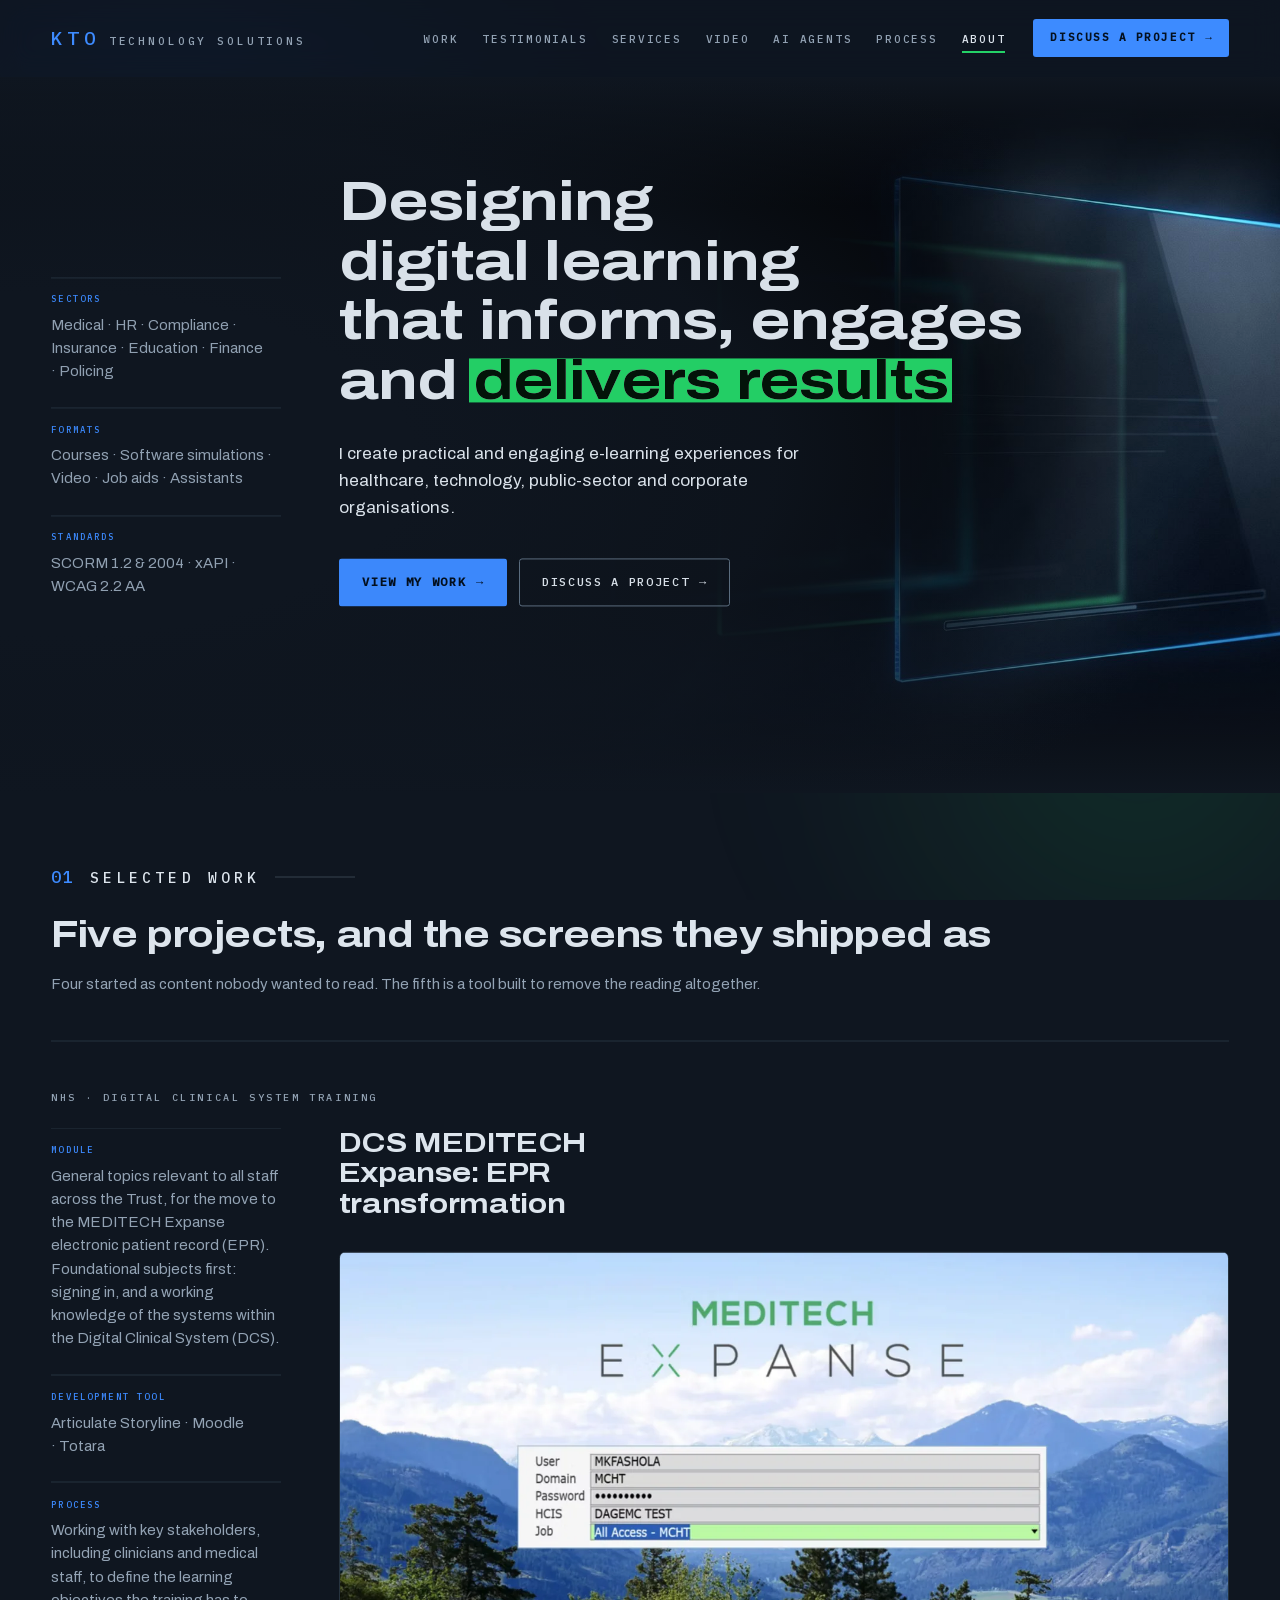
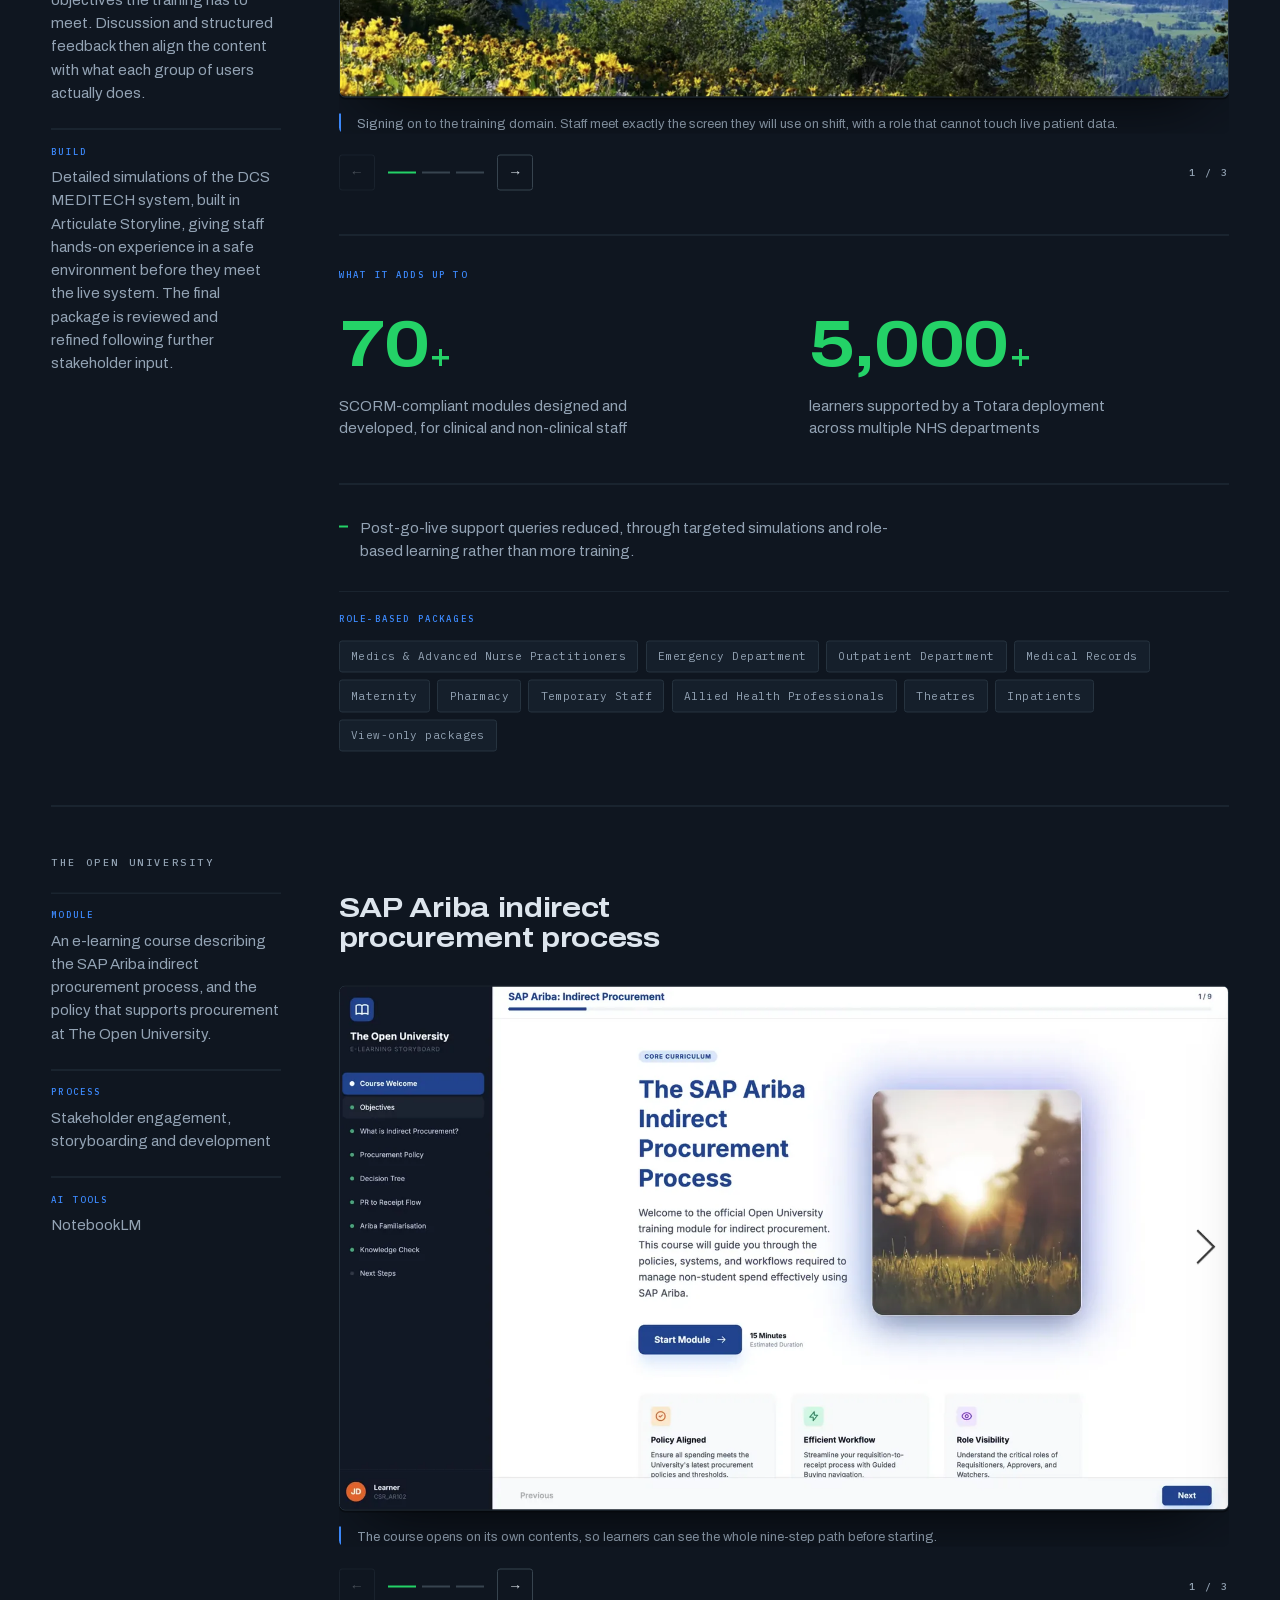
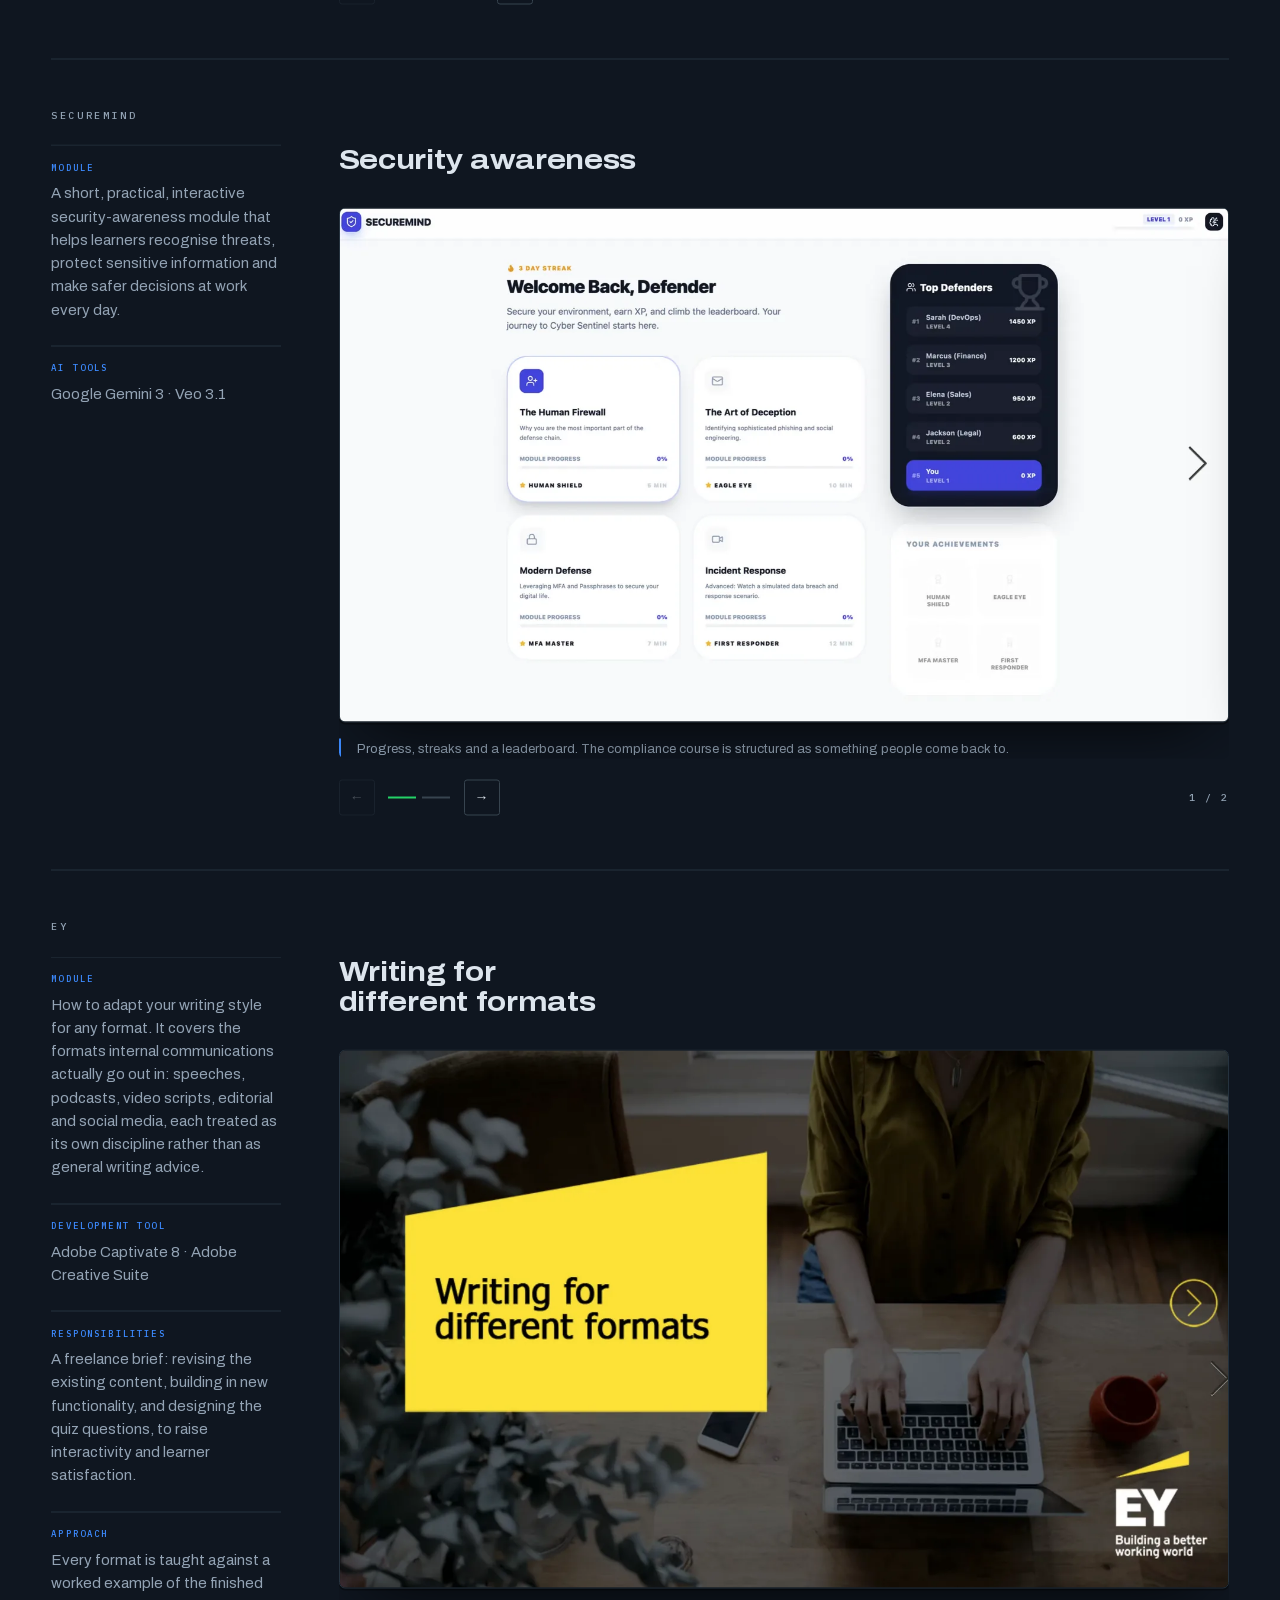
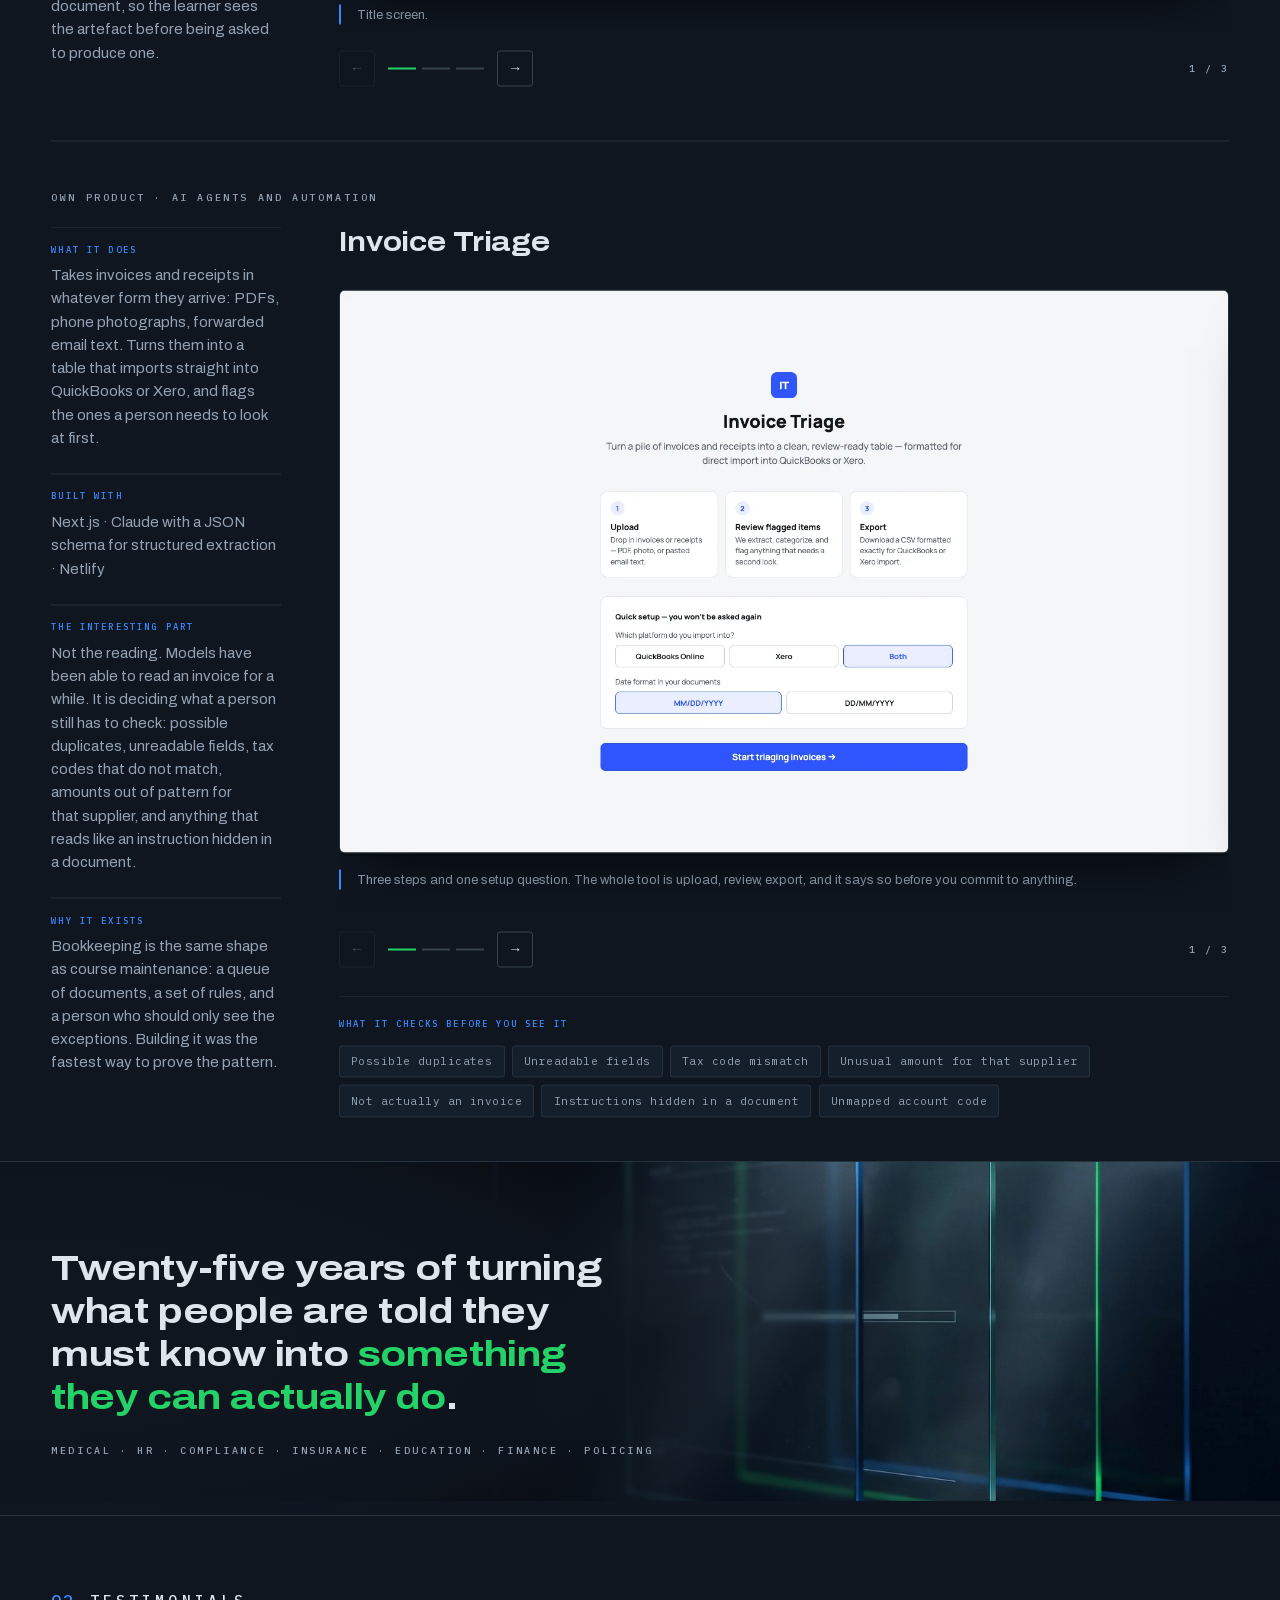
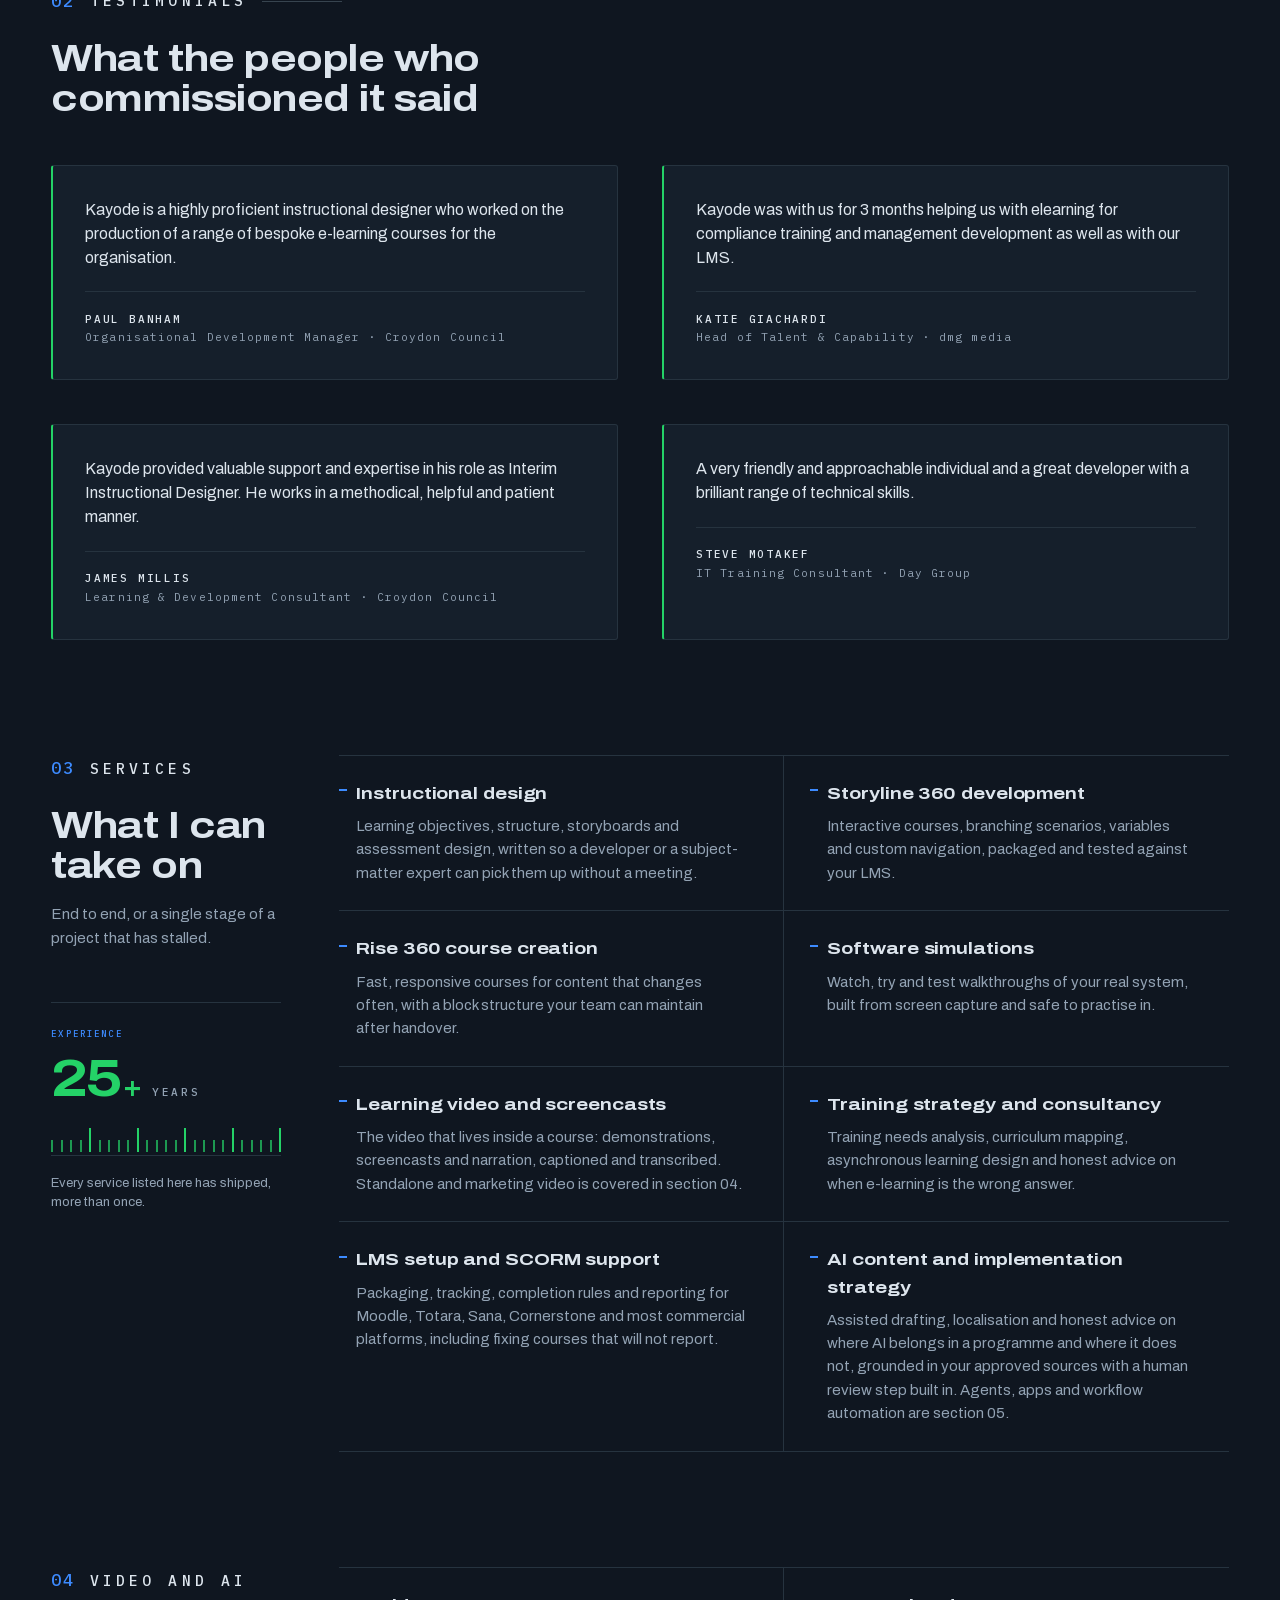
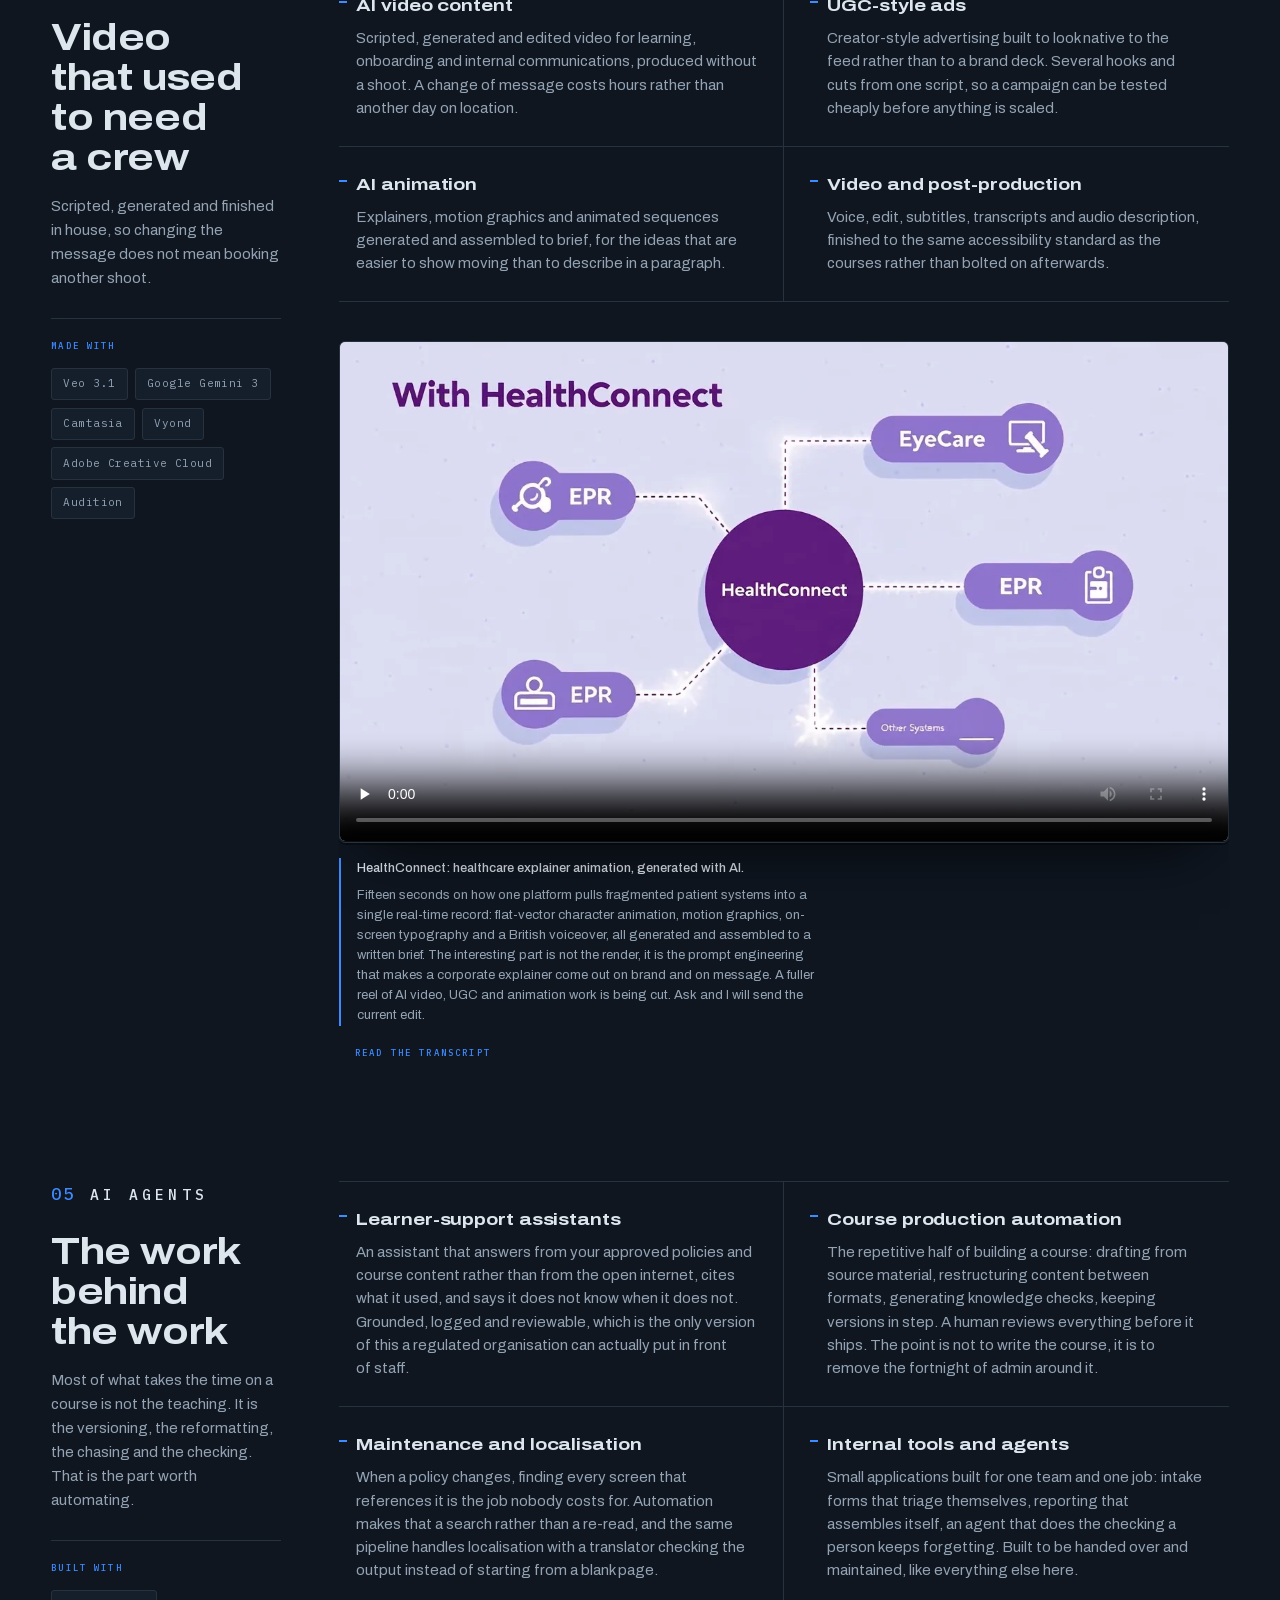
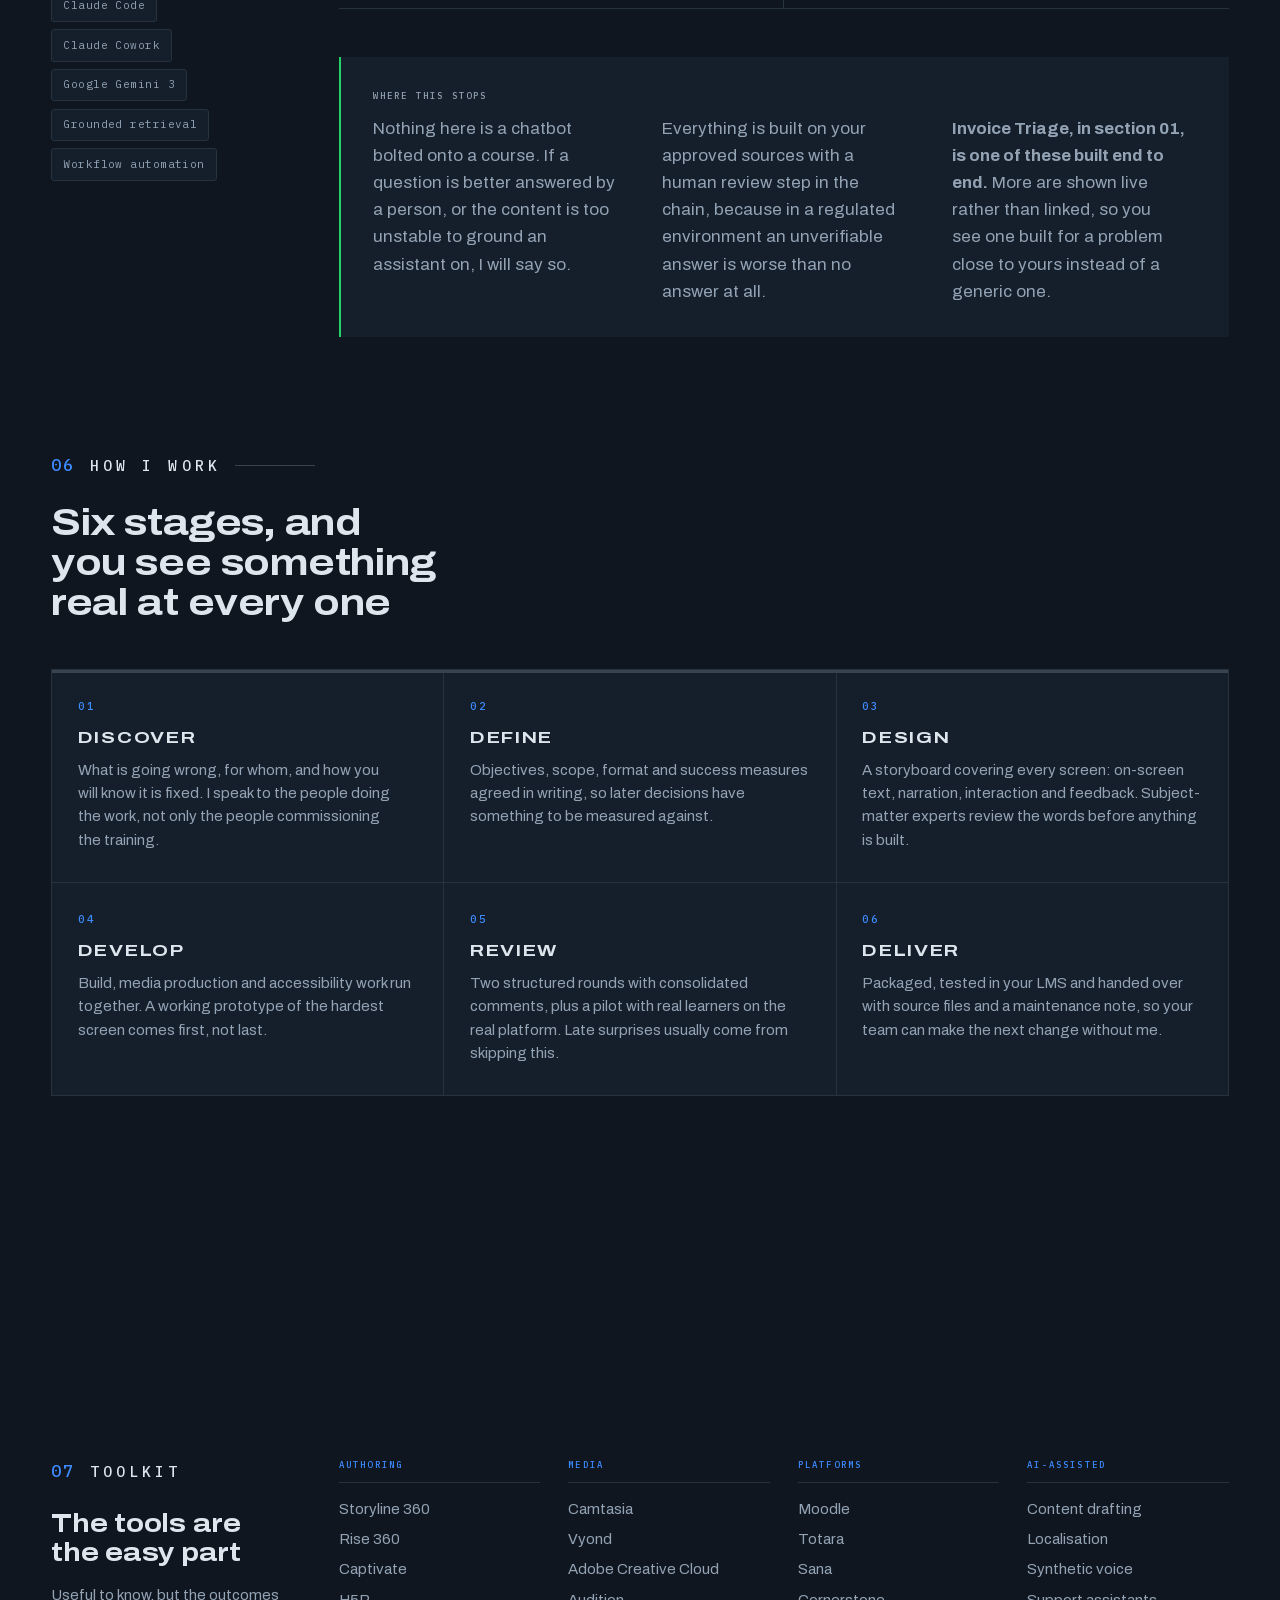
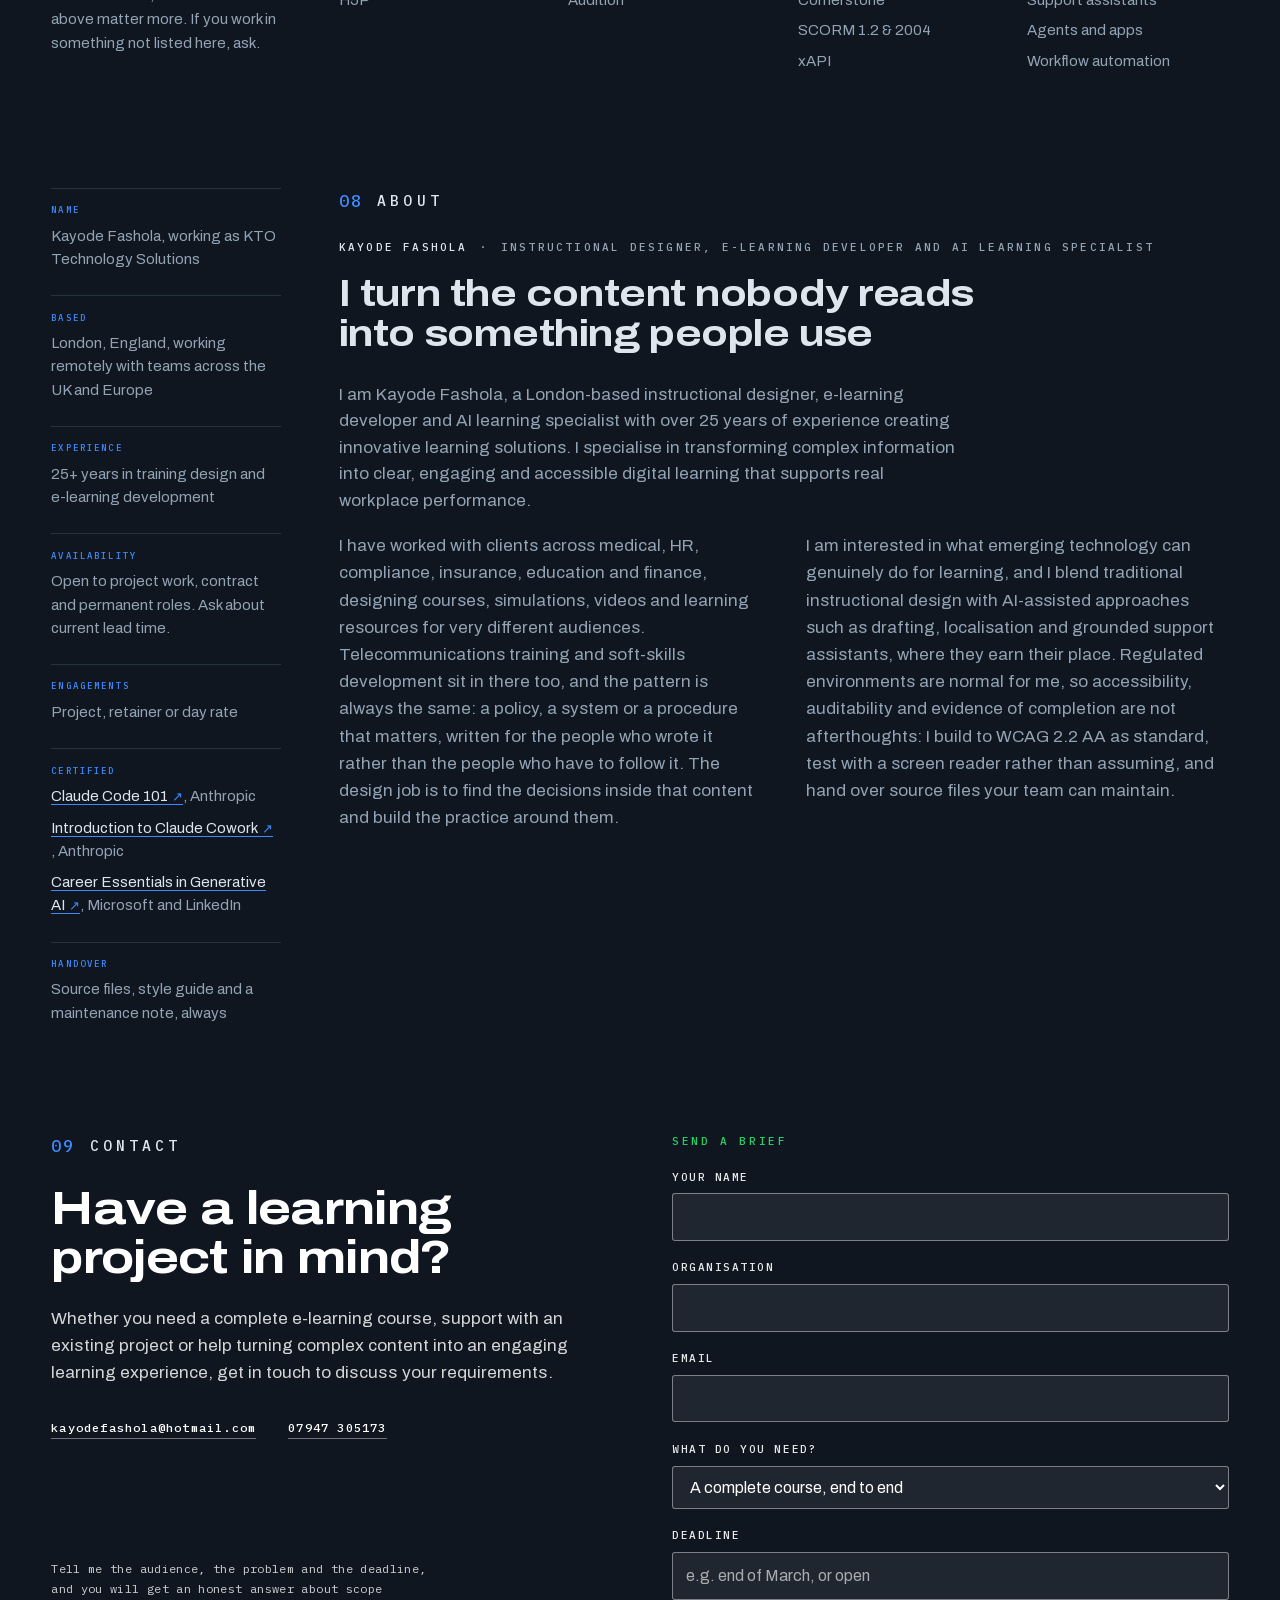
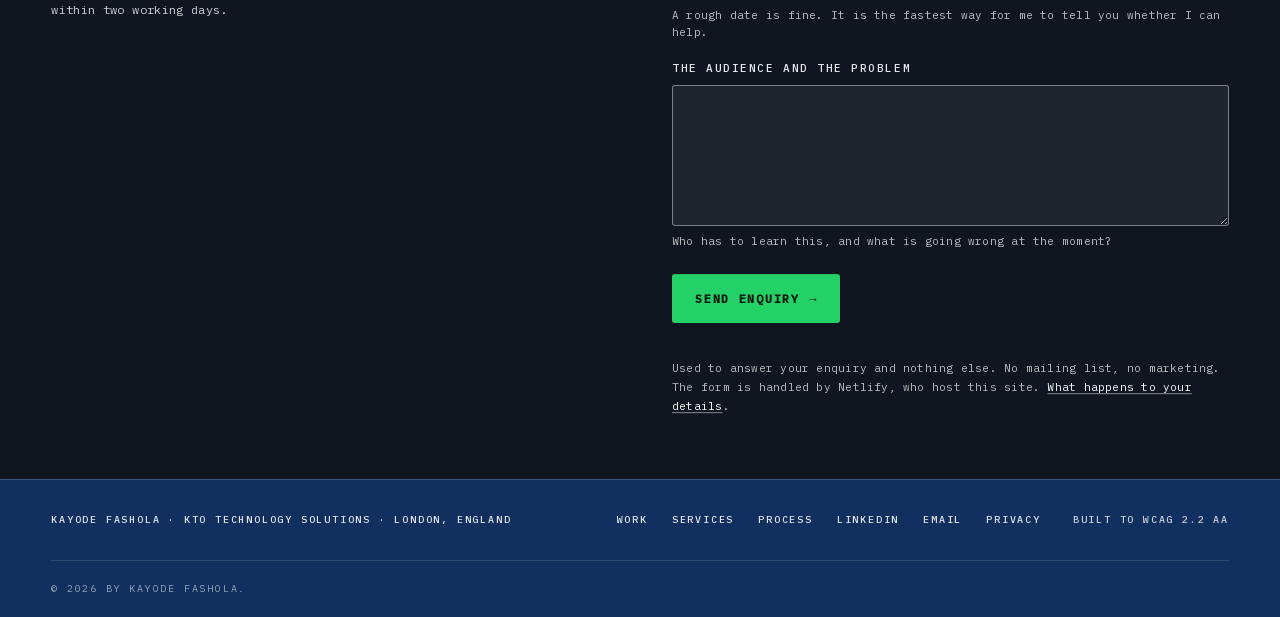
<file: index.html>
<!doctype html>
<html lang="en-GB">
<head>
<meta charset="utf-8">
<meta name="viewport" content="width=device-width, initial-scale=1">
<!-- Title and description are sized for search results: roughly 60 and 155
     characters. Google truncates past that, and a truncated description is
     read as a fragment. Keep the keyword ("e-learning developer",
     "instructional designer", "London") in the first half of both. -->
<title>Kayode Fashola · E-learning developer and instructional designer, London</title>
<meta name="description" content="London instructional designer and e-learning developer. 25+ years across healthcare, compliance and finance. Storyline 360, Rise 360, video and AI.">
<meta name="author" content="Kayode Fashola">
<meta name="theme-color" content="#0F1620">
<meta name="robots" content="index, follow, max-image-preview:large, max-snippet:-1">

<!-- ═══ SITE URL ═══════════════════════════════════════════════════════════
     Fifteen places across index.html, robots.txt and sitemap.xml carry the
     live address. They must all be absolute and they must all agree:
     canonical, og:url, og:image, twitter:image, the JSON-LD @id and url
     fields, the Sitemap line, and <loc>.

     DO NOT EDIT THEM BY HAND. One command sets all fifteen and leaves the
     external links alone:

         python3 tools-host.py --set your-site.netlify.app

     The Netlify build runs `tools-host.py --check` and fails the deploy while
     this is still the placeholder — a canonical pointing at a host that 404s
     tells Google to index nothing, and an og:image that 404s means every share
     of the site renders with no card. Neither of those looks broken.
     ════════════════════════════════════════════════════════════════════════ -->
<link rel="canonical" href="https://kto-technology-development-solutions.netlify.app/">

<meta property="og:type" content="website">
<meta property="og:site_name" content="KTO Technology Solutions">
<meta property="og:locale" content="en_GB">
<meta property="og:url" content="https://kto-technology-development-solutions.netlify.app/">
<meta property="og:title" content="Kayode Fashola · E-learning developer and instructional designer, London">
<meta property="og:description" content="Instructional design, e-learning development and AI video. Twenty-five years turning complex information into learning people can use. NHS, The Open University, EY.">
<meta property="og:image" content="https://kto-technology-development-solutions.netlify.app/assets/img/og-card.jpg">
<meta property="og:image:width" content="1200">
<meta property="og:image:height" content="630">
<meta property="og:image:type" content="image/jpeg">
<meta property="og:image:alt" content="KTO Technology Solutions: designing digital learning that informs, engages and delivers results.">

<meta name="twitter:card" content="summary_large_image">
<meta name="twitter:title" content="Kayode Fashola · E-learning developer and instructional designer, London">
<meta name="twitter:description" content="Instructional design, e-learning development and AI video. Twenty-five years turning complex information into learning people can use. NHS, The Open University, EY.">
<meta name="twitter:image" content="https://kto-technology-development-solutions.netlify.app/assets/img/og-card.jpg">
<meta name="twitter:image:alt" content="KTO Technology Solutions: designing digital learning that informs, engages and delivers results.">

<!-- Icons. The SVG is the mark itself and scales anywhere; the ICO is the
     fallback for browsers that ignore SVG favicons, and the PNG is what iOS
     uses for a home-screen bookmark. All three are the same three-bar mark,
     generated from one geometry — see tools-icons.py. -->
<link rel="icon" href="data:image/svg+xml,%3Csvg xmlns='http://www.w3.org/2000/svg' viewBox='0 0 32 32'%3E%3Crect width='32' height='32' rx='5' fill='%230F1620'/%3E%3Crect x='7' y='9' width='18' height='3' fill='%233D8BFF'/%3E%3Crect x='7' y='15' width='13' height='3' fill='%2324D267'/%3E%3Crect x='7' y='21' width='8' height='3' fill='%23DDE5ED' opacity='.55'/%3E%3C/svg%3E">
<link rel="alternate icon" href="/favicon.ico" sizes="16x16 32x32 48x48">
<link rel="apple-touch-icon" href="/assets/img/apple-touch-icon.png">
<link rel="manifest" href="/site.webmanifest">

<!-- Fonts are self-hosted (see the @font-face block at the top of styles.css),
     so there is no third party in the critical path. The two faces the first
     screen actually uses are preloaded; the Latin Extended cuts are not, since
     nothing above the fold needs them. -->
<link rel="preload" href="assets/fonts/archivo-var-latin.woff2" as="font" type="font/woff2" crossorigin>
<link rel="preload" href="assets/fonts/plexmono-500-latin.woff2" as="font" type="font/woff2" crossorigin>
<link rel="stylesheet" href="assets/css/styles.css">

<!-- Structured data. JSON, so no comments are allowed inside the block below.
     "sameAs" on the Person node is what ties this page to the LinkedIn profile
     search engines already trust; the footer link carries rel="me" for the
     same reason. Add further profiles to that array as they appear.
     Validate any change at https://validator.schema.org before deploying. -->
<script type="application/ld+json">
{
  "@context": "https://schema.org",
  "@graph": [
    {
      "@type": "ProfessionalService",
      "@id": "https://kto-technology-development-solutions.netlify.app/#business",
      "name": "KTO Technology Solutions",
      "url": "https://kto-technology-development-solutions.netlify.app/",
      "image": "https://kto-technology-development-solutions.netlify.app/assets/img/og-card.jpg",
      "description": "Instructional design and e-learning development: Storyline 360, Rise 360, software simulations, learning video and AI-assisted learning content.",
      "email": "kayodefashola@hotmail.com",
      "telephone": "+44-7947-305173",
      "founder": { "@id": "https://kto-technology-development-solutions.netlify.app/#kayode" },
      "areaServed": [
        { "@type": "Place", "name": "United Kingdom" },
        { "@type": "Place", "name": "Europe" }
      ],
      "address": {
        "@type": "PostalAddress",
        "addressLocality": "London",
        "addressCountry": "GB"
      },
      "knowsAbout": [
        "Instructional design",
        "E-learning development",
        "Articulate Storyline 360",
        "Articulate Rise 360",
        "Software simulation",
        "SCORM 1.2 and 2004",
        "xAPI",
        "WCAG 2.2 AA accessibility",
        "Learning management systems",
        "Moodle",
        "Totara",
        "Sana",
        "Cornerstone",
        "AI-assisted learning content",
        "AI agents and apps",
        "Workflow automation",
        "Retrieval-augmented learner support"
      ],
      "hasOfferCatalog": {
        "@type": "OfferCatalog",
        "name": "Instructional design and e-learning services",
        "itemListElement": [
          { "@type": "Offer", "itemOffered": { "@type": "Service", "name": "Instructional design" } },
          { "@type": "Offer", "itemOffered": { "@type": "Service", "name": "Storyline 360 development" } },
          { "@type": "Offer", "itemOffered": { "@type": "Service", "name": "Rise 360 course creation" } },
          { "@type": "Offer", "itemOffered": { "@type": "Service", "name": "Software simulations" } },
          { "@type": "Offer", "itemOffered": { "@type": "Service", "name": "Learning video and screencasts" } },
          { "@type": "Offer", "itemOffered": { "@type": "Service", "name": "Training strategy and consultancy" } },
          { "@type": "Offer", "itemOffered": { "@type": "Service", "name": "LMS setup and SCORM support" } },
          { "@type": "Offer", "itemOffered": { "@type": "Service", "name": "AI content, agents and automation" } }
        ]
      }
    },
    {
      "@type": "Person",
      "@id": "https://kto-technology-development-solutions.netlify.app/#kayode",
      "name": "Kayode Fashola",
      "jobTitle": "Instructional designer, e-learning developer and AI learning specialist",
      "description": "London-based instructional designer, e-learning developer and AI learning specialist with more than 25 years of experience across medical, HR, compliance, insurance, education and finance.",
      "worksFor": { "@id": "https://kto-technology-development-solutions.netlify.app/#business" },
      "sameAs": ["https://www.linkedin.com/in/kayodefashola/"],
      "hasCredential": [
        {
          "@type": "EducationalOccupationalCredential",
          "name": "Claude Code 101",
          "credentialCategory": "certificate",
          "recognizedBy": { "@type": "Organization", "name": "Anthropic" },
          "url": "https://verify.skilljar.com/c/p5krpyrk6i4g"
        },
        {
          "@type": "EducationalOccupationalCredential",
          "name": "Introduction to Claude Cowork",
          "credentialCategory": "certificate",
          "recognizedBy": { "@type": "Organization", "name": "Anthropic" },
          "url": "https://verify.skilljar.com/c/jrzevagbybdi"
        },
        {
          "@type": "EducationalOccupationalCredential",
          "name": "Career Essentials in Generative AI",
          "credentialCategory": "certificate",
          "recognizedBy": { "@type": "Organization", "name": "Microsoft and LinkedIn" },
          "url": "https://www.linkedin.com/learning/certificates/a7d3abd2b226d0e4a11603983aa06f3d05de0c88042d629745c40d5c6df89545"
        }
      ],
      "address": {
        "@type": "PostalAddress",
        "addressLocality": "London",
        "addressCountry": "GB"
      }
    },
    {
      "@type": "WebSite",
      "@id": "https://kto-technology-development-solutions.netlify.app/#website",
      "url": "https://kto-technology-development-solutions.netlify.app/",
      "name": "KTO Technology Solutions",
      "inLanguage": "en-GB",
      "publisher": { "@id": "https://kto-technology-development-solutions.netlify.app/#business" }
    }
  ]
}
</script>
</head>
<body>

<a class="skip" href="#main">Skip to content</a>

<!-- Ambient light field: two soft orbs behind everything, drifting blue→green
     with scroll progress so the ground is never completely flat. -->
<div class="ambient" aria-hidden="true"><i class="ambient__a"></i><i class="ambient__b"></i></div>

<!-- Contact details are the ones published on the current KTO site:
     kayodefashola@hotmail.com and 07947305173. Swap if either has changed. -->
<header class="head" id="head" data-open="false">
  <div class="head__inner">
    <a class="mark" href="#top">
      <span class="mark__kto">KTO</span>
      <span class="mark__rest">Technology Solutions</span>
    </a>

    <button class="navtoggle" type="button" aria-expanded="false" aria-controls="sitenav">
      <span class="navtoggle__bars" aria-hidden="true"><i></i><i></i></span>
      <span>Menu</span>
    </button>

    <nav class="nav" id="sitenav" aria-label="Primary">
      <ul class="nav__list">
        <li><a href="#work">Work</a></li>
        <li><a href="#testimonials">Testimonials</a></li>
        <li><a href="#services">Services</a></li>
        <li><a href="#video">Video</a></li>
        <li><a href="#agents">AI agents</a></li>
        <li><a href="#process">Process</a></li>
        <li><a href="#about">About</a></li>
      </ul>
      <a class="btn btn--solid btn--sm" href="#contact">Discuss a project</a>
    </nav>
  </div>
  <span class="headprog" aria-hidden="true"><i></i></span>
</header>

<nav class="rail" aria-label="Page sections">
  <span class="rail__track" aria-hidden="true"><i class="rail__fill"></i></span>
  <ul class="rail__list">
    <li><a href="#work"><span class="rail__n" aria-hidden="true">01</span><span class="rail__tick" aria-hidden="true"></span>Work</a></li>
    <li><a href="#testimonials"><span class="rail__n" aria-hidden="true">02</span><span class="rail__tick" aria-hidden="true"></span>Testimonials</a></li>
    <li><a href="#services"><span class="rail__n" aria-hidden="true">03</span><span class="rail__tick" aria-hidden="true"></span>Services</a></li>
    <li><a href="#video"><span class="rail__n" aria-hidden="true">04</span><span class="rail__tick" aria-hidden="true"></span>Video</a></li>
    <li><a href="#agents"><span class="rail__n" aria-hidden="true">05</span><span class="rail__tick" aria-hidden="true"></span>AI agents</a></li>
    <li><a href="#process"><span class="rail__n" aria-hidden="true">06</span><span class="rail__tick" aria-hidden="true"></span>Process</a></li>
    <li><a href="#toolkit"><span class="rail__n" aria-hidden="true">07</span><span class="rail__tick" aria-hidden="true"></span>Toolkit</a></li>
    <li><a href="#about"><span class="rail__n" aria-hidden="true">08</span><span class="rail__tick" aria-hidden="true"></span>About</a></li>
    <li><a href="#contact"><span class="rail__n" aria-hidden="true">09</span><span class="rail__tick" aria-hidden="true"></span>Contact</a></li>
  </ul>
</nav>

<main id="main">

<!-- ─────────────────────────────  HERO  ───────────────────────────── -->
<section class="section section--hero" id="top">
  <div class="heromedia" aria-hidden="true">
    <img src="assets/img/hero-panels.jpg" width="2000" height="1116" alt="" fetchpriority="high">
  </div>

  <div class="wrap">
    <div class="spread spread--hero">

      <div class="spread__spec">
        <dl class="spec" data-reveal-group>
          <div class="spec__row" data-reveal>
            <dt>Sectors</dt>
            <dd>Medical · HR · Compliance · Insurance · Education · Finance · Policing</dd>
          </div>
          <div class="spec__row" data-reveal>
            <dt>Formats</dt>
            <dd>Courses · Software simulations · Video · Job aids · Assistants</dd>
          </div>
          <div class="spec__row" data-reveal>
            <dt>Standards</dt>
            <dd>SCORM 1.2 &amp; 2004 · xAPI · WCAG 2.2 AA</dd>
          </div>
        </dl>
      </div>

      <div class="spread__body">
        <!-- Each .line is a mask for the reveal, so it must never wrap
             internally. Sizes in .h-display are set to guarantee that. -->
        <h1 class="h-display">
          <span class="line"><span class="line__in">Designing</span></span>
          <span class="line"><span class="line__in">digital learning</span></span>
          <span class="line"><span class="line__in">that informs, engages</span></span>
          <span class="line"><span class="line__in">and <span class="hl"><span class="hl__wash" aria-hidden="true"></span><span class="hl__text hl__text--base">delivers results</span><span class="hl__text hl__text--knock" aria-hidden="true">delivers results</span></span></span></span>
        </h1>

        <p class="lead" data-reveal>
          I create practical and engaging e-learning experiences for healthcare, technology,
          public-sector and corporate organisations.
        </p>

        <div class="actions" data-reveal>
          <a class="btn btn--solid" href="#work">View my work</a>
          <a class="btn btn--line" href="#contact">Discuss a project</a>
        </div>
      </div>

    </div>

    <p class="scrollcue" aria-hidden="true">
      <span class="scrollcue__label">Scroll</span>
      <span class="scrollcue__line"><i></i></span>
    </p>
  </div>
</section>

<!-- ─────────────────────────  01 · WORK  ──────────────────────────── -->
<section class="section section--work" id="work">
  <div class="wrap">

    <header class="shead" data-reveal-group>
      <p class="modlabel" data-reveal>
        <span class="modlabel__n">01</span> Selected work
        <span class="modlabel__rule" aria-hidden="true"></span>
      </p>
      <h2 class="h-section" data-reveal>Five projects, and the screens they shipped as</h2>
      <p class="shead__note" data-reveal>
        Four started as content nobody wanted to read. The fifth is a tool built to remove
        the reading altogether.
      </p>
    </header>

    <!-- ── Case 01 · NHS · the flagship ───────────────────────────────
         The only pinned sequence on the page. The three screens share one
         grid cell so the scrubbed timeline can cross-fade between them. -->
    <article class="case case--flagship" data-case="nhs">
      <p class="case__sector" data-reveal>NHS · Digital Clinical System Training</p>

      <div class="spread spread--case">
        <div class="spread__spec">
          <dl class="spec" data-reveal>
            <div class="spec__row">
              <dt>Module</dt>
              <dd>General topics relevant to all staff across the Trust, for the move to the
                MEDITECH Expanse electronic patient record (EPR). Foundational subjects first: signing
                in, and a working knowledge of the systems within the Digital Clinical
                System (DCS).</dd>
            </div>
            <div class="spec__row">
              <dt>Development tool</dt>
              <dd>Articulate Storyline · Moodle · Totara</dd>
            </div>
            <div class="spec__row">
              <dt>Process</dt>
              <dd>Working with key stakeholders, including clinicians and medical staff, to define
                the learning objectives the training has to meet. Discussion and structured
                feedback then align the content with what each group of users actually does.</dd>
            </div>
            <div class="spec__row">
              <dt>Build</dt>
              <dd>Detailed simulations of the DCS MEDITECH system, built in Articulate Storyline,
                giving staff hands-on experience in a safe environment before they meet the live
                system. The final package is reviewed and refined following further stakeholder
                input.</dd>
            </div>
          </dl>
        </div>

        <div class="spread__body">
          <!-- Keep this to two lines at 1440px. The expansions of DCS and EPR
               live in the Module row beside it, where they cost nothing. -->
          <h3 class="h-case" data-reveal>DCS MEDITECH Expanse: EPR transformation</h3>

          <div class="gallery" data-gallery data-reveal>
            <div class="gallery__viewport" tabindex="0" role="group"
                 aria-roledescription="carousel" aria-label="NHS project screens">
              <ul class="gallery__track">
              <li class="gallery__slide" role="group"
                  aria-roledescription="slide" aria-label="Screen 1 of 3">
  <figure class="shot">
                <div class="screen">
                  <img src="assets/img/nhs-meditech-1-signon.webp" width="1500" height="750" loading="lazy"
                       alt="MEDITECH Expanse sign-on screen in the training domain, showing user, domain, password, HCIS and job-role fields with an All Access training role selected.">
                </div>
                <figcaption>Signing on to the training domain. Staff meet exactly the screen they will
                  use on shift, with a role that cannot touch live patient data.</figcaption>
              </figure>
              </li>
              <li class="gallery__slide" role="group"
                  aria-roledescription="slide" aria-label="Screen 2 of 3">
  <figure class="shot">
                <div class="screen">
                  <img src="assets/img/nhs-meditech-2-simulation.webp" width="1500" height="743" loading="lazy"
                       alt="Simulated MEDITECH patient list with the Menu panel open, and a coaching callout explaining that greyed-out options are unavailable.">
                </div>
                <figcaption>The simulation itself, built in Storyline. The menu behaves as it does in
                  the live system, and coaching callouts explain what is and is not available.</figcaption>
              </figure>
              </li>
              <li class="gallery__slide" role="group"
                  aria-roledescription="slide" aria-label="Screen 3 of 3">
  <figure class="shot">
                <div class="screen">
                  <img src="assets/img/nhs-meditech-3-module.webp" width="1500" height="739" loading="lazy"
                       alt="Course title screen reading GP Allergies and Home Medications, with a photograph of two nurses working at a laptop.">
                </div>
                <figcaption>One of the role-specific modules sitting on top of the foundation
                  course.</figcaption>
              </figure>
              </li>
              </ul>
            </div>

            <div class="gallery__bar">
              <button class="gallery__nav" type="button" data-dir="-1" aria-label="Previous screen">
                <span aria-hidden="true">&#8592;</span>
              </button>
              <ol class="gallery__dots">
                <li><button class="gallery__dot" type="button" data-go="0" aria-current="true" aria-label="Go to screen 1"></button></li>
                <li><button class="gallery__dot" type="button" data-go="1" aria-label="Go to screen 2"></button></li>
                <li><button class="gallery__dot" type="button" data-go="2" aria-label="Go to screen 3"></button></li>
              </ol>
              <button class="gallery__nav" type="button" data-dir="1" aria-label="Next screen">
                <span aria-hidden="true">&#8594;</span>
              </button>
              <p class="gallery__count" role="status"><span data-count-now>1</span> / 3</p>
            </div>
          </div>

          <!-- ═══ OUTCOMES ══════════════════════════════════════════════
               Inside the NHS case, in the same column as the screens, for two
               reasons. Both figures ARE the NHS work, so they belong to it
               rather than to the page as a whole. And the spec column beside
               this one ran 824px against the gallery's 672px, leaving a 152px
               void under the carousel controls — the numbers fill it with the
               one thing a reader wants next.

               The sectors line that used to sit with these has gone: a note
               about policing and finance has no business inside an NHS case,
               and the hero spec and the statement band already list them.

               EVERY FIGURE HERE MUST BE DEFENSIBLE. An earlier draft carried
               invented ones — "94% completed before go-live" — removed
               precisely because they sat beside named clients. These came
               from Kayode. If one is queried it has to survive the question.

               The note below them deliberately carries no number: "reduced
               support queries" is real but unquantified, and inventing a
               percentage would undo the point of having figures at all.
               ═════════════════════════════════════════════════════════ -->
          <div class="figures" data-reveal-group>
            <p class="figures__label" data-reveal>What it adds up to</p>

            <dl class="figures__grid">
              <div class="figure" data-reveal>
                <dt class="figure__v">
                  <span class="figure__n">70</span><span class="figure__plus">+</span>
                </dt>
                <dd>SCORM-compliant modules designed and developed, for clinical and
                  non-clinical staff</dd>
              </div>
              <div class="figure" data-reveal>
                <dt class="figure__v">
                  <span class="figure__n">5,000</span><span class="figure__plus">+</span>
                </dt>
                <dd>learners supported by a Totara deployment across multiple NHS
                  departments</dd>
              </div>
            </dl>

            <ul class="figures__notes" data-reveal-group>
              <li data-reveal>Post-go-live support queries reduced, through targeted
                simulations and role-based learning rather than more training.</li>
            </ul>
          </div>
        </div>
      </div>

      <div class="scope scope--offset" data-reveal>
        <p class="scope__label">Role-based packages</p>
        <ul class="chips">
          <li>Medics &amp; Advanced Nurse Practitioners</li>
          <li>Emergency Department</li>
          <li>Outpatient Department</li>
          <li>Medical Records</li>
          <li>Maternity</li>
          <li>Pharmacy</li>
          <li>Temporary Staff</li>
          <li>Allied Health Professionals</li>
          <li>Theatres</li>
          <li>Inpatients</li>
          <li>View-only packages</li>
        </ul>
      </div>
    </article>

    <!-- ── Case 02 · The Open University ──────────────────────────── -->
    <article class="case" data-case="ariba">
      <p class="case__sector" data-reveal>The Open University</p>

      <div class="spread spread--case">
        <div class="spread__spec">
          <dl class="spec" data-reveal>
            <div class="spec__row">
              <dt>Module</dt>
              <dd>An e-learning course describing the SAP Ariba indirect procurement process, and
                the policy that supports procurement at The Open University.</dd>
            </div>
            <div class="spec__row">
              <dt>Process</dt>
              <dd>Stakeholder engagement, storyboarding and development</dd>
            </div>
            <div class="spec__row">
              <dt>AI tools</dt>
              <dd>NotebookLM</dd>
            </div>
          </dl>
        </div>

        <div class="spread__body">
          <h3 class="h-case" data-reveal>SAP Ariba indirect procurement process</h3>

          <div class="gallery" data-gallery data-reveal>
            <div class="gallery__viewport" tabindex="0" role="group"
                 aria-roledescription="carousel" aria-label="Open University project screens">
              <ul class="gallery__track">
              <li class="gallery__slide" role="group"
                  aria-roledescription="slide" aria-label="Screen 1 of 3">
  <figure class="shot">
                <div class="screen">
                  <img src="assets/img/ou-ariba-1-welcome.webp" width="1500" height="884" loading="lazy"
                       alt="Course welcome screen for the SAP Ariba indirect procurement module, with a nine-item lesson menu and three cards covering policy alignment, workflow and role visibility.">
                </div>
                <figcaption>The course opens on its own contents, so learners can see the whole
                  nine-step path before starting.</figcaption>
              </figure>
              </li>
              <li class="gallery__slide" role="group"
                  aria-roledescription="slide" aria-label="Screen 2 of 3">
  <figure class="shot">
                <div class="screen">
                  <img src="assets/img/ou-ariba-2-indirect.webp" width="1500" height="883" loading="lazy"
                       alt="Lesson screen defining indirect procurement, with key characteristics listed beside a comparison of direct and indirect procurement types.">
                </div>
                <figcaption>Policy turned into a comparison a buyer can act on, rather than a clause
                  to be read.</figcaption>
              </figure>
              </li>
              <li class="gallery__slide" role="group"
                  aria-roledescription="slide" aria-label="Screen 3 of 3">
  <figure class="shot">
                <div class="screen">
                  <img src="assets/img/ou-ariba-3-flow.webp" width="1500" height="880" loading="lazy"
                       alt="Interactive purchase-requisition to receipt flow, showing five numbered stages with stage five active and a compliance tip about purchase orders.">
                </div>
                <figcaption>The requisition-to-receipt lifecycle as a stepped interaction, with the
                  compliance point attached to the step it applies to.</figcaption>
              </figure>
              </li>
              </ul>
            </div>

            <div class="gallery__bar">
              <button class="gallery__nav" type="button" data-dir="-1" aria-label="Previous screen">
                <span aria-hidden="true">&#8592;</span>
              </button>
              <ol class="gallery__dots">
                <li><button class="gallery__dot" type="button" data-go="0" aria-current="true" aria-label="Go to screen 1"></button></li>
                <li><button class="gallery__dot" type="button" data-go="1" aria-label="Go to screen 2"></button></li>
                <li><button class="gallery__dot" type="button" data-go="2" aria-label="Go to screen 3"></button></li>
              </ol>
              <button class="gallery__nav" type="button" data-dir="1" aria-label="Next screen">
                <span aria-hidden="true">&#8594;</span>
              </button>
              <p class="gallery__count" role="status"><span data-count-now>1</span> / 3</p>
            </div>
          </div>
        </div>
      </div>
    </article>

    <!-- ── Case 03 · SecureMind ───────────────────────────────────── -->
    <article class="case" data-case="securemind">
      <p class="case__sector" data-reveal>SecureMind</p>

      <div class="spread spread--case">
        <div class="spread__spec">
          <dl class="spec" data-reveal>
            <div class="spec__row">
              <dt>Module</dt>
              <dd>A short, practical, interactive security-awareness module that helps learners
                recognise threats, protect sensitive information and make safer decisions at work
                every day.</dd>
            </div>
            <div class="spec__row">
              <dt>AI tools</dt>
              <dd>Google Gemini 3 · Veo 3.1</dd>
            </div>
          </dl>
        </div>

        <div class="spread__body">
          <h3 class="h-case" data-reveal>Security awareness</h3>

          <div class="gallery" data-gallery data-reveal>
            <div class="gallery__viewport" tabindex="0" role="group"
                 aria-roledescription="carousel" aria-label="SecureMind project screens">
              <ul class="gallery__track">
              <li class="gallery__slide" role="group"
                  aria-roledescription="slide" aria-label="Screen 1 of 2">
  <figure class="shot">
                <div class="screen">
                  <img src="assets/img/securemind-1-dashboard.webp" width="1500" height="866" loading="lazy"
                       alt="SecureMind learner dashboard with four module cards, progress indicators, earned badges and a top-defenders leaderboard.">
                </div>
                <figcaption>Progress, streaks and a leaderboard. The compliance course is structured as
                  something people come back to.</figcaption>
              </figure>
              </li>
              <li class="gallery__slide" role="group"
                  aria-roledescription="slide" aria-label="Screen 2 of 2">
  <figure class="shot">
                <div class="screen">
                  <img src="assets/img/securemind-2-deception.webp" width="1500" height="863" loading="lazy"
                       alt="Lesson screen titled The Art of Deception explaining spear phishing, with an interactive phishing challenge showing a suspicious email and an Analyze for Threats button.">
                </div>
                <figcaption>A phishing challenge the learner has to actually inspect, rather than a
                  statement they have to agree with.</figcaption>
              </figure>
              </li>
              </ul>
            </div>

            <div class="gallery__bar">
              <button class="gallery__nav" type="button" data-dir="-1" aria-label="Previous screen">
                <span aria-hidden="true">&#8592;</span>
              </button>
              <ol class="gallery__dots">
                <li><button class="gallery__dot" type="button" data-go="0" aria-current="true" aria-label="Go to screen 1"></button></li>
                <li><button class="gallery__dot" type="button" data-go="1" aria-label="Go to screen 2"></button></li>
              </ol>
              <button class="gallery__nav" type="button" data-dir="1" aria-label="Next screen">
                <span aria-hidden="true">&#8594;</span>
              </button>
              <p class="gallery__count" role="status"><span data-count-now>1</span> / 2</p>
            </div>
          </div>
        </div>
      </div>
    </article>

    <!-- ── Case 04 · EY ───────────────────────────────────────────────
         Now carries the same four rows as the other three cases. The
         Responsibilities row is worth keeping honest: this was a revision
         brief, not an original build, and saying so is what makes the rest
         of the page believable. -->
    <article class="case" data-case="ey">
      <p class="case__sector" data-reveal>EY</p>

      <div class="spread spread--case">
        <div class="spread__spec">
          <dl class="spec" data-reveal>
            <div class="spec__row">
              <dt>Module</dt>
              <dd>How to adapt your writing style for any format. It covers the formats internal
                communications actually go out in: speeches, podcasts, video scripts, editorial
                and social media, each treated as its own discipline rather than as general
                writing advice.</dd>
            </div>
            <div class="spec__row">
              <dt>Development tool</dt>
              <dd>Adobe Captivate 8 · Adobe Creative Suite</dd>
            </div>
            <div class="spec__row">
              <dt>Responsibilities</dt>
              <dd>A freelance brief: revising the existing content, building in new functionality,
                and designing the quiz questions, to raise interactivity and learner
                satisfaction.</dd>
            </div>
            <div class="spec__row">
              <dt>Approach</dt>
              <dd>Every format is taught against a worked example of the finished document, so
                the learner sees the artefact before being asked to produce one.</dd>
            </div>
          </dl>
        </div>

        <div class="spread__body">
          <h3 class="h-case" data-reveal>Writing for different formats</h3>

          <div class="gallery" data-gallery data-reveal>
            <div class="gallery__viewport" tabindex="0" role="group"
                 aria-roledescription="carousel" aria-label="EY project screens">
              <ul class="gallery__track">
              <li class="gallery__slide" role="group"
                  aria-roledescription="slide" aria-label="Screen 1 of 3">
  <figure class="shot">
                <div class="screen">
                  <img src="assets/img/ey-1-formats.webp" width="1500" height="907" loading="lazy"
                       alt="Course title screen reading Writing for different formats, over a photograph of someone typing at a laptop, with EY branding.">
                </div>
                <figcaption>Title screen.</figcaption>
              </figure>
              </li>
              <li class="gallery__slide" role="group"
                  aria-roledescription="slide" aria-label="Screen 2 of 3">
  <figure class="shot">
                <div class="screen">
                  <img src="assets/img/ey-2-news.webp" width="1500" height="910" loading="lazy"
                       alt="Lesson screen titled Why EY news is big news, with body copy about internal communications beside a six-item section menu covering speeches, podcasts, video scripts, editorial and social media.">
                </div>
                <figcaption>Each writing format is addressed as its own section, from the same
                  menu.</figcaption>
              </figure>
              </li>
              <li class="gallery__slide" role="group"
                  aria-roledescription="slide" aria-label="Screen 3 of 3">
  <figure class="shot">
                <div class="screen">
                  <img src="assets/img/ey-3.webp" width="1500" height="914" loading="lazy"
                       alt="Lesson screen on writing for podcasts, showing a Word document headed A detailed podcast episode plan on a laptop, beside the six-section menu.">
                </div>
                <figcaption>Podcasts, taught against a real episode plan rather than a rule about
                  writing one.</figcaption>
              </figure>
              </li>
              </ul>
            </div>

            <div class="gallery__bar">
              <button class="gallery__nav" type="button" data-dir="-1" aria-label="Previous screen">
                <span aria-hidden="true">&#8592;</span>
              </button>
              <ol class="gallery__dots">
                <li><button class="gallery__dot" type="button" data-go="0" aria-current="true" aria-label="Go to screen 1"></button></li>
                <li><button class="gallery__dot" type="button" data-go="1" aria-label="Go to screen 2"></button></li>
                <li><button class="gallery__dot" type="button" data-go="2" aria-label="Go to screen 3"></button></li>
              </ol>
              <button class="gallery__nav" type="button" data-dir="1" aria-label="Next screen">
                <span aria-hidden="true">&#8594;</span>
              </button>
              <p class="gallery__count" role="status"><span data-count-now>1</span> / 3</p>
            </div>
          </div>
        </div>
      </div>
    </article>

    <!-- ── Case 05 · Invoice Triage ────────────────────────────────────
         The only self-directed case on the page, and the only one that is a
         working application rather than a course. It earns its place because
         section 05 sells agents and automation and otherwise shows nothing.

         THE SCREENS ARE FROM THE REAL APP, RUN LOCALLY, ON INVENTED DATA.
         Every supplier, amount and reference is made up. No client's invoice
         has ever been near this page, and none should be — that is the whole
         reason the data is fake rather than redacted. The extraction call was
         stubbed for the capture, so the flags visible in screen two are the
         app's own duplicate and missing-data checks running for real over
         those invented records, not a mock-up of them.
         ───────────────────────────────────────────────────────────── -->
    <article class="case" data-case="triage">
      <p class="case__sector" data-reveal>Own product · AI agents and automation</p>

      <div class="spread spread--case">
        <div class="spread__spec">
          <dl class="spec" data-reveal>
            <div class="spec__row">
              <dt>What it does</dt>
              <dd>Takes invoices and receipts in whatever form they arrive: PDFs, phone
                photographs, forwarded email text. Turns them into a table that imports
                straight into QuickBooks or Xero, and flags the ones a person needs to look
                at first.</dd>
            </div>
            <div class="spec__row">
              <dt>Built with</dt>
              <dd>Next.js · Claude with a JSON schema for structured extraction · Netlify</dd>
            </div>
            <div class="spec__row">
              <dt>The interesting part</dt>
              <dd>Not the reading. Models have been able to read an invoice for a while. It is
                deciding what a person still has to check: possible duplicates, unreadable
                fields, tax codes that do not match, amounts out of pattern for that supplier,
                and anything that reads like an instruction hidden in a document.</dd>
            </div>
            <div class="spec__row">
              <dt>Why it exists</dt>
              <dd>Bookkeeping is the same shape as course maintenance: a queue of documents, a set
                of rules, and a person who should only see the exceptions. Building it was the
                fastest way to prove the pattern.</dd>
            </div>
          </dl>
        </div>

        <div class="spread__body">
          <h3 class="h-case" data-reveal>Invoice Triage</h3>

          <div class="gallery" data-gallery data-reveal>
            <div class="gallery__viewport" tabindex="0" role="group"
                 aria-roledescription="carousel" aria-label="Invoice Triage screens">
              <ul class="gallery__track">
              <li class="gallery__slide" role="group"
                  aria-roledescription="slide" aria-label="Screen 1 of 3">
                <figure class="shot">
                  <div class="screen">
                    <img src="assets/img/triage-1-landing.webp" width="1500" height="950" loading="lazy"
                         alt="Invoice Triage start screen: three numbered steps (upload, review flagged items, export) above a short setup asking which accounting platform to import into and which date format the documents use.">
                  </div>
                  <figcaption>Three steps and one setup question. The whole tool is upload,
                    review, export, and it says so before you commit to anything.</figcaption>
                </figure>
              </li>
              <li class="gallery__slide" role="group"
                  aria-roledescription="slide" aria-label="Screen 2 of 3">
                <figure class="shot">
                  <div class="screen">
                    <img src="assets/img/triage-2-review.webp" width="1500" height="950" loading="lazy"
                         alt="Results screen showing a Review needed panel with two items, a possible duplicate invoice and a receipt with unreadable fields, above QuickBooks and Xero import tables where the two affected rows are highlighted in amber.">
                  </div>
                  <figcaption>Five documents in, two things worth a human. The duplicate was
                    caught on supplier, total and date proximity; the receipt is flagged because
                    three fields could not be read confidently. The other three passed straight
                    through, and the tables below are ready to import.</figcaption>
                </figure>
              </li>
              <li class="gallery__slide" role="group"
                  aria-roledescription="slide" aria-label="Screen 3 of 3">
                <figure class="shot">
                  <div class="screen">
                    <img src="assets/img/triage-3-mapping.webp" width="1500" height="950" loading="lazy"
                         alt="Settings panel mapping each expense category to a QuickBooks account name and a Xero chart-of-accounts code, with the results table still visible behind it.">
                  </div>
                  <figcaption>Your chart of accounts, not the tool's guess at one. Until a code
                    is set, the export carries a bracketed placeholder and the row is flagged.
                    It will not quietly invent an account to file something under.</figcaption>
                </figure>
              </li>
              </ul>
            </div>

            <div class="gallery__bar">
              <button class="gallery__nav" type="button" data-dir="-1" aria-label="Previous screen">
                <span aria-hidden="true">&#8592;</span>
              </button>
              <ol class="gallery__dots">
                <li><button class="gallery__dot" type="button" data-go="0" aria-current="true" aria-label="Go to screen 1"></button></li>
                <li><button class="gallery__dot" type="button" data-go="1" aria-label="Go to screen 2"></button></li>
                <li><button class="gallery__dot" type="button" data-go="2" aria-label="Go to screen 3"></button></li>
              </ol>
              <button class="gallery__nav" type="button" data-dir="1" aria-label="Next screen">
                <span aria-hidden="true">&#8594;</span>
              </button>
              <p class="gallery__count" role="status"><span data-count-now>1</span> / 3</p>
            </div>
          </div>

          <div class="scope" data-reveal>
            <p class="scope__label">What it checks before you see it</p>
            <ul class="chips">
              <li>Possible duplicates</li>
              <li>Unreadable fields</li>
              <li>Tax code mismatch</li>
              <li>Unusual amount for that supplier</li>
              <li>Not actually an invoice</li>
              <li>Instructions hidden in a document</li>
              <li>Unmapped account code</li>
            </ul>
          </div>
        </div>
      </div>
    </article>

  </div>
</section>

<!-- ───────────────────────  STATEMENT BAND  ───────────────────────── -->
<section class="statement" aria-labelledby="statement-q">
  <div class="statement__media" aria-hidden="true">
    <img src="assets/img/band-panels.jpg" width="2000" height="1116" loading="lazy" alt="">
  </div>
  <div class="wrap">
    <p class="statement__q" id="statement-q" data-reveal>
      Twenty-five years of turning what people are told they must know into
      <em>something they can actually do</em>.
    </p>
    <p class="statement__by" data-reveal>Medical · HR · Compliance · Insurance · Education · Finance · Policing</p>
  </div>
</section>

<!-- ─────────────────────  02 · TESTIMONIALS  ───────────────────────
     LIVE. Four LinkedIn recommendations, each attributed to a named person
     with a role and an organisation.

     THE QUOTES ARE TRUNCATED AT SOURCE. LinkedIn's preview cuts each one off
     at "Read more", so two of them arrived ending mid-sentence — "…patient
     manner and his", "…obtained in the field that". Each quote below is
     therefore cut back to the last COMPLETE clause its author wrote. Nothing
     has been added, smoothed or paraphrased.

     When you have the full text from your LinkedIn recommendations page,
     replace these with the complete versions. A longer quote in the client's
     own words is worth more than a short one, and it removes any question
     about what was left out.

     NO Review OR AggregateRating SCHEMA. Google's structured-data policy
     disallows self-serving reviews — a business marking up reviews of itself
     — and marking these up would risk a manual action for no gain, since the
     rich result is not shown for that case anyway. They earn their keep as
     copy, not as schema.
     ───────────────────────────────────────────────────────────────── -->
<section class="section section--quotes" id="testimonials">
  <div class="wrap">
    <header class="shead shead--wide" data-reveal-group>
      <p class="modlabel" data-reveal>
        <span class="modlabel__n">02</span> Testimonials
        <span class="modlabel__rule" aria-hidden="true"></span>
      </p>
      <h2 class="h-section" data-reveal>What the people who commissioned it said</h2>
    </header>

    <div class="quotes" data-reveal-group>
      <figure class="quote" data-reveal>
        <blockquote>
          <p>Kayode is a highly proficient instructional designer who worked on the production
            of a range of bespoke e-learning courses for the organisation.</p>
        </blockquote>
        <figcaption>
          <b>Paul Banham</b>
          Organisational Development Manager · Croydon Council
        </figcaption>
      </figure>

      <figure class="quote" data-reveal>
        <blockquote>
          <p>Kayode was with us for 3 months helping us with elearning for compliance training
            and management development as well as with our LMS.</p>
        </blockquote>
        <figcaption>
          <b>Katie Giachardi</b>
          Head of Talent &amp; Capability · dmg media
        </figcaption>
      </figure>

      <figure class="quote" data-reveal>
        <blockquote>
          <p>Kayode provided valuable support and expertise in his role as Interim Instructional
            Designer. He works in a methodical, helpful and patient manner.</p>
        </blockquote>
        <figcaption>
          <b>James Millis</b>
          Learning &amp; Development Consultant · Croydon Council
        </figcaption>
      </figure>

      <figure class="quote" data-reveal>
        <blockquote>
          <p>A very friendly and approachable individual and a great developer with a brilliant
            range of technical skills.</p>
        </blockquote>
        <figcaption>
          <b>Steve Motakef</b>
          IT Training Consultant · Day Group
        </figcaption>
      </figure>
    </div>
  </div>
</section>

<!-- ───────────────────────  03 · SERVICES  ────────────────────────── -->
<section class="section section--services" id="services">
  <div class="wrap">
    <div class="spread">
      <div class="spread__spec">
        <header class="shead" data-reveal-group>
          <p class="modlabel" data-reveal>
            <span class="modlabel__n">03</span> Services
          </p>
          <h2 class="h-section" data-reveal>What I can take on</h2>
          <p class="shead__note" data-reveal>
            End to end, or a single stage of a project that has stalled.
          </p>
        </header>

        <!-- One tick per year. Decorative, so aria-hidden. The figure beside
             it is real text and reads fine on its own. -->
        <div class="tenure" data-reveal>
          <p class="tenure__k">Experience</p>
          <p class="tenure__v">
            <span class="tenure__n">25</span><span class="tenure__plus">+</span>
            <span class="tenure__u">years</span>
          </p>
          <span class="tenure__ticks" aria-hidden="true"><i></i><i></i><i></i><i></i><i></i><i></i><i></i><i></i><i></i><i></i><i></i><i></i><i></i><i></i><i></i><i></i><i></i><i></i><i></i><i></i><i></i><i></i><i></i><i></i><i></i></span>
          <p class="tenure__note">Every service listed here has shipped, more than once.</p>
        </div>
      </div>

      <div class="spread__body">
        <ul class="svc" data-reveal-group>
          <li class="svc__item" data-reveal>
            <h3>Instructional design</h3>
            <p>Learning objectives, structure, storyboards and assessment design, written so a
              developer or a subject-matter expert can pick them up without a meeting.</p>
          </li>
          <li class="svc__item" data-reveal>
            <h3>Storyline 360 development</h3>
            <p>Interactive courses, branching scenarios, variables and custom navigation, packaged
              and tested against your LMS.</p>
          </li>
          <li class="svc__item" data-reveal>
            <h3>Rise 360 course creation</h3>
            <p>Fast, responsive courses for content that changes often, with a block structure your
              team can maintain after handover.</p>
          </li>
          <li class="svc__item" data-reveal>
            <h3>Software simulations</h3>
            <p>Watch, try and test walkthroughs of your real system, built from screen capture and
              safe to practise in.</p>
          </li>
          <li class="svc__item" data-reveal>
            <h3>Learning video and screencasts</h3>
            <p>The video that lives inside a course: demonstrations, screencasts and narration,
              captioned and transcribed. Standalone and marketing video is covered in section 04.</p>
          </li>
          <li class="svc__item" data-reveal>
            <h3>Training strategy and consultancy</h3>
            <p>Training needs analysis, curriculum mapping, asynchronous learning design and honest
              advice on when e-learning is the wrong answer.</p>
          </li>
          <li class="svc__item" data-reveal>
            <h3>LMS setup and SCORM support</h3>
            <p>Packaging, tracking, completion rules and reporting for Moodle, Totara, Sana,
              Cornerstone and most commercial platforms, including fixing courses that will not
              report.</p>
          </li>
          <li class="svc__item" data-reveal>
            <h3>AI content and implementation strategy</h3>
            <p>Assisted drafting, localisation and honest advice on where AI belongs in a
              programme and where it does not, grounded in your approved sources with a human
              review step built in. Agents, apps and workflow automation are section 05.</p>
          </li>
        </ul>
      </div>
    </div>
  </div>
</section>

<!-- ─────────────────────  04 · VIDEO AND AI  ──────────────────────── -->
<!-- COPY REVIEW: unlike the case studies, this section's wording is not
     taken from anything you supplied. Read it before launch. -->
<section class="section section--video" id="video">
  <div class="wrap">
    <div class="spread">
      <div class="spread__spec">
        <header class="shead" data-reveal-group>
          <p class="modlabel" data-reveal>
            <span class="modlabel__n">04</span> Video and AI
          </p>
          <h2 class="h-section" data-reveal>Video that used to need a crew</h2>
          <p class="shead__note" data-reveal>
            Scripted, generated and finished in house, so changing the message does not mean
            booking another shoot.
          </p>
        </header>

        <div class="scope" data-reveal>
          <p class="scope__label">Made with</p>
          <ul class="chips">
            <li>Veo 3.1</li>
            <li>Google Gemini 3</li>
            <li>Camtasia</li>
            <li>Vyond</li>
            <li>Adobe Creative Cloud</li>
            <li>Audition</li>
          </ul>
        </div>
      </div>

      <div class="spread__body">
        <ul class="svc" data-reveal-group>
          <li class="svc__item" data-reveal>
            <h3>AI video content</h3>
            <p>Scripted, generated and edited video for learning, onboarding and internal
              communications, produced without a shoot. A change of message costs hours rather
              than another day on location.</p>
          </li>
          <li class="svc__item" data-reveal>
            <h3>UGC-style ads</h3>
            <p>Creator-style advertising built to look native to the feed rather than to a
              brand deck. Several hooks and cuts from one script, so a campaign can be tested
              cheaply before anything is scaled.</p>
          </li>
          <li class="svc__item" data-reveal>
            <h3>AI animation</h3>
            <p>Explainers, motion graphics and animated sequences generated and assembled to
              brief, for the ideas that are easier to show moving than to describe in a
              paragraph.</p>
          </li>
          <li class="svc__item" data-reveal>
            <h3>Video and post-production</h3>
            <p>Voice, edit, subtitles, transcripts and audio description, finished to the same
              accessibility standard as the courses rather than bolted on afterwards.</p>
          </li>
        </ul>

        <!-- The captions track is not optional decoration: WCAG 2.2 requires
             captions for prerecorded synchronised media at level A (SC 1.2.2),
             and this section sells accessible video production. If the .vtt is
             ever moved or renamed, move the src with it — a track pointing at
             a 404 gives the viewer an empty captions menu, which reads as a
             broken feature rather than an absent one.

             preload="none" is deliberate even now the files are small: it
             means nothing at all is fetched until a visitor presses play.
             The poster carries the frame in the meantime. -->
        <figure class="reel" data-reveal>
          <div class="screen reel__frame">
            <video controls preload="none" playsinline width="1280" height="720"
                   poster="assets/img/healthconnect-poster.webp">
              <!-- WebM first: browsers that understand it take the smaller file
                   (823 KB against 1.1 MB), and everything else falls through to
                   the MP4. Both are re-encodes of the 6.5 MB master — see
                   tools-video.py for the settings and the measured quality. -->
              <source src="assets/video/healthconnect.webm" type="video/webm">
              <source src="assets/video/healthconnect.mp4" type="video/mp4">
              <track kind="captions" src="assets/video/healthconnect.en.vtt"
                     srclang="en-GB" label="English" default>
              <p>Your browser cannot play this video.
                <a href="assets/video/healthconnect.mp4">Download the MP4</a> (1.1 MB).</p>
            </video>
          </div>
          <figcaption>
            <b>HealthConnect: healthcare explainer animation, generated with AI.</b>
            Fifteen seconds on how one platform pulls fragmented patient systems into a single
            real-time record: flat-vector character animation, motion graphics, on-screen
            typography and a British voiceover, all generated and assembled to a written brief.
            The interesting part is not the render, it is the prompt engineering that makes a
            corporate explainer come out on brand and on message. A fuller reel of AI video, UGC
            and animation work is being cut. Ask and I will send the current edit.
          </figcaption>

          <!-- A transcript as well as captions. Captions serve someone watching
               with the sound off; a transcript serves someone who would rather
               read it in ten seconds than watch it in fifteen, and it puts the
               words on the page where they can be searched and indexed. -->
          <details class="transcript">
            <summary>Read the transcript</summary>
            <p>I'm an optometrist. A new way of working is coming to healthcare.</p>
            <p>Today, patient pathways rely on paper forms, manual requests, and multiple
              systems.</p>
            <p>HealthConnect will connect healthcare, EPR, and other systems — to create a
              complete, real-time patient record.</p>
          </details>
        </figure>
      </div>
    </div>
  </div>
</section>

<!-- ──────────────────  05 · AI AGENTS AND AUTOMATION  ──────────────
     COPY REVIEW. Like the Video and AI section, none of this wording came
     from you — it is written from what the site already claims in the
     services list and the toolkit, plus the two Anthropic certifications.
     READ IT BEFORE YOU SHARE THE LINK AGAIN and cut anything that promises
     more than you want to be held to.

     WHAT WOULD MAKE THIS SECTION AS STRONG AS THE OTHERS: two or three
     screenshots of something real, treated exactly like the four case
     studies. A section that describes capability sits below one that
     evidences it, every time. The frame is here and the markup of any
     <article class="case"> block will drop straight in.
     ───────────────────────────────────────────────────────────────── -->
<section class="section section--agents" id="agents">
  <div class="wrap">
    <div class="spread">
      <div class="spread__spec">
        <header class="shead" data-reveal-group>
          <p class="modlabel" data-reveal>
            <span class="modlabel__n">05</span> AI agents
          </p>
          <h2 class="h-section" data-reveal>The work behind the work</h2>
          <p class="shead__note" data-reveal>
            Most of what takes the time on a course is not the teaching. It is the versioning,
            the reformatting, the chasing and the checking. That is the part worth automating.
          </p>
        </header>

        <div class="scope" data-reveal>
          <p class="scope__label">Built with</p>
          <ul class="chips">
            <li>Claude Code</li>
            <li>Claude Cowork</li>
            <li>Google Gemini 3</li>
            <li>Grounded retrieval</li>
            <li>Workflow automation</li>
          </ul>
        </div>
      </div>

      <div class="spread__body">
        <ul class="svc" data-reveal-group>
          <li class="svc__item" data-reveal>
            <h3>Learner-support assistants</h3>
            <p>An assistant that answers from your approved policies and course content rather
              than from the open internet, cites what it used, and says it does not know when it
              does not. Grounded, logged and reviewable, which is the only version of this a
              regulated organisation can actually put in front of staff.</p>
          </li>
          <li class="svc__item" data-reveal>
            <h3>Course production automation</h3>
            <p>The repetitive half of building a course: drafting from source material,
              restructuring content between formats, generating knowledge checks, keeping
              versions in step. A human reviews everything before it ships. The point is not to
              write the course, it is to remove the fortnight of admin around it.</p>
          </li>
          <li class="svc__item" data-reveal>
            <h3>Maintenance and localisation</h3>
            <p>When a policy changes, finding every screen that references it is the job nobody
              costs for. Automation makes that a search rather than a re-read, and the same
              pipeline handles localisation with a translator checking the output instead of
              starting from a blank page.</p>
          </li>
          <li class="svc__item" data-reveal>
            <h3>Internal tools and agents</h3>
            <p>Small applications built for one team and one job: intake forms that triage
              themselves, reporting that assembles itself, an agent that does the checking a
              person keeps forgetting. Built to be handed over and maintained, like everything
              else here.</p>
          </li>
        </ul>

        <div class="notebox" data-reveal>
          <p class="notebox__label">Where this stops</p>
          <div class="notebox__cols">
            <p>
              Nothing here is a chatbot bolted onto a course. If a question is better answered
              by a person, or the content is too unstable to ground an assistant on, I will say
              so.
            </p>
            <p>
              Everything is built on your approved sources with a human review step in the
              chain, because in a regulated environment an unverifiable answer is worse than no
              answer at all.
            </p>
            <p>
              <b>Invoice Triage, in section 01, is one of these built end to end.</b> More are
              shown live rather than linked, so you see one built for a problem close to yours
              instead of a generic one.
            </p>
          </div>
        </div>
      </div>
    </div>
  </div>
</section>

<!-- ───────────────────────  06 · PROCESS  ─────────────────────────── -->
<section class="section section--process" id="process">
  <div class="wrap">
    <header class="shead shead--wide" data-reveal-group>
      <p class="modlabel" data-reveal>
        <span class="modlabel__n">06</span> How I work
        <span class="modlabel__rule" aria-hidden="true"></span>
      </p>
      <h2 class="h-section" data-reveal>Six stages, and you see something real at every one</h2>
    </header>

    <ol class="steps" data-reveal-group>
      <span class="steps__track" aria-hidden="true"><i class="steps__draw"></i></span>
      <li class="steps__item" data-reveal>
        <span class="steps__n">01</span>
        <h3>Discover</h3>
        <p>What is going wrong, for whom, and how you will know it is fixed. I speak to the people
          doing the work, not only the people commissioning the training.</p>
      </li>
      <li class="steps__item" data-reveal>
        <span class="steps__n">02</span>
        <h3>Define</h3>
        <p>Objectives, scope, format and success measures agreed in writing, so later decisions have
          something to be measured against.</p>
      </li>
      <li class="steps__item" data-reveal>
        <span class="steps__n">03</span>
        <h3>Design</h3>
        <p>A storyboard covering every screen: on-screen text, narration, interaction and feedback.
          Subject-matter experts review the words before anything is built.</p>
      </li>
      <li class="steps__item" data-reveal>
        <span class="steps__n">04</span>
        <h3>Develop</h3>
        <p>Build, media production and accessibility work run together. A working prototype of the
          hardest screen comes first, not last.</p>
      </li>
      <li class="steps__item" data-reveal>
        <span class="steps__n">05</span>
        <h3>Review</h3>
        <p>Two structured rounds with consolidated comments, plus a pilot with real learners on the
          real platform. Late surprises usually come from skipping this.</p>
      </li>
      <li class="steps__item" data-reveal>
        <span class="steps__n">06</span>
        <h3>Deliver</h3>
        <p>Packaged, tested in your LMS and handed over with source files and a maintenance note, so
          your team can make the next change without me.</p>
      </li>
    </ol>

    <!-- Three columns because the paragraph was already three things: what
         SMEs get, what stakeholders get, what learners get. Not a word has
         changed, only the paragraph breaks — which lets the box run the full
         width of the steps grid above it without a sentence being split
         across a column gutter. -->
    <div class="notebox" data-reveal>
      <p class="notebox__label">Working with your people</p>
      <div class="notebox__cols">
        <p>
          Subject-matter experts get a storyboard to react to rather than a blank page. It is
          far quicker to correct a draft than to dictate one.
        </p>
        <p>
          Stakeholders get fixed review points with a single consolidated comment set, so nobody
          is chasing versions.
        </p>
        <p>
          Learners get involved at pilot, on the device and platform they will actually use,
          because that is where the problems show up.
        </p>
      </div>
    </div>
  </div>
</section>

<!-- ───────────────────────  07 · TOOLKIT  ─────────────────────────── -->
<section class="section section--toolkit" id="toolkit">
  <div class="wrap">
    <div class="spread">
      <div class="spread__spec">
        <header class="shead" data-reveal-group>
          <p class="modlabel" data-reveal>
            <span class="modlabel__n">07</span> Toolkit
          </p>
          <h2 class="h-sub" data-reveal>The tools are the easy part</h2>
          <p class="shead__note" data-reveal>
            Useful to know, but the outcomes above matter more. If you work in something not listed
            here, ask.
          </p>
        </header>
      </div>

      <div class="spread__body">
        <div class="tools" data-reveal-group>
          <div class="tools__group" data-reveal>
            <p class="tools__label">Authoring</p>
            <ul><li>Storyline 360</li><li>Rise 360</li><li>Captivate</li><li>H5P</li></ul>
          </div>
          <div class="tools__group" data-reveal>
            <p class="tools__label">Media</p>
            <ul><li>Camtasia</li><li>Vyond</li><li>Adobe Creative Cloud</li><li>Audition</li></ul>
          </div>
          <div class="tools__group" data-reveal>
            <p class="tools__label">Platforms</p>
            <ul><li>Moodle</li><li>Totara</li><li>Sana</li><li>Cornerstone</li><li>SCORM 1.2 &amp; 2004</li><li>xAPI</li></ul>
          </div>
          <div class="tools__group" data-reveal>
            <p class="tools__label">AI-assisted</p>
            <ul><li>Content drafting</li><li>Localisation</li><li>Synthetic voice</li><li>Support assistants</li><li>Agents and apps</li><li>Workflow automation</li></ul>
          </div>
        </div>
      </div>
    </div>
  </div>
</section>

<!-- ────────────────────────  08 · ABOUT  ──────────────────────────── -->
<section class="section section--about" id="about">
  <div class="wrap">
    <div class="spread spread--case">
      <div class="spread__spec">
        <!-- ═══ HEADSHOT ═════════════════════════════════════════════════
             A face is the cheapest trust you can buy on a solo consultancy
             site, and this is the one place on the page it belongs. Drop a
             portrait at assets/img/kayode.webp (square, 640px, ~q82) and
             delete the hidden attribute below. Nothing else needs changing.
             ═══════════════════════════════════════════════════════════════ -->
        <figure class="portrait" data-reveal hidden>
          <img src="assets/img/kayode.webp" width="640" height="640" loading="lazy"
               alt="Kayode Fashola.">
        </figure>

        <dl class="spec" data-reveal>
          <div class="spec__row"><dt>Name</dt><dd>Kayode Fashola, working as KTO Technology Solutions</dd></div>
          <div class="spec__row"><dt>Based</dt><dd>London, England, working remotely with teams across the UK and Europe</dd></div>
          <div class="spec__row"><dt>Experience</dt><dd>25+ years in training design and e-learning development</dd></div>
          <!-- Recruiters scan for this line before anything else on the page.
               Keep it current, or delete the row: a stale date is worse than
               no date. -->
          <div class="spec__row"><dt>Availability</dt><dd>Open to project work, contract and permanent roles. Ask about current lead time.</dd></div>
          <div class="spec__row"><dt>Engagements</dt><dd>Project, retainer or day rate</dd></div>
          <!-- A row, not a gallery: named certificates read as credentials,
               scans of the certificates themselves read as filler. Each name
               links to its verification page, which is the part that makes the
               claim checkable — and a claim a buyer can check in one click is
               worth more than three they have to take on trust. Mirrored in
               "hasCredential" in the JSON-LD; change one, change both, then
               run tools-csp-hash.py. -->
          <div class="spec__row">
            <dt>Certified</dt>
            <dd>
              <!-- One per line, each with its awarding body. Run together with
                   middots and the body attaches to the wrong certificate. -->
              <ul class="certs">
                <li><a href="https://verify.skilljar.com/c/p5krpyrk6i4g" target="_blank" rel="noopener">Claude Code 101<span class="ext" aria-hidden="true"></span><span class="vh"> (opens in a new tab)</span></a>, Anthropic</li>
                <li><a href="https://verify.skilljar.com/c/jrzevagbybdi" target="_blank" rel="noopener">Introduction to Claude Cowork<span class="ext" aria-hidden="true"></span><span class="vh"> (opens in a new tab)</span></a>, Anthropic</li>
                <li><a href="https://www.linkedin.com/learning/certificates/a7d3abd2b226d0e4a11603983aa06f3d05de0c88042d629745c40d5c6df89545" target="_blank" rel="noopener">Career Essentials in Generative AI<span class="ext" aria-hidden="true"></span><span class="vh"> (opens in a new tab)</span></a>, Microsoft and LinkedIn</li>
              </ul>
            </dd>
          </div>
          <div class="spec__row"><dt>Handover</dt><dd>Source files, style guide and a maintenance note, always</dd></div>
        </dl>
      </div>

      <div class="spread__body">
        <p class="modlabel" data-reveal>
          <span class="modlabel__n">08</span> About
        </p>
        <p class="byline" data-reveal>
          <b>Kayode Fashola</b> <span aria-hidden="true">·</span> Instructional designer,
          e-learning developer and AI learning specialist
        </p>
        <h2 class="h-section" data-reveal>I turn the content nobody reads into something people use</h2>

        <div class="prose" data-reveal-group>
          <p class="prose__lead" data-reveal>
            I am Kayode Fashola, a London-based instructional designer, e-learning developer and
            AI learning specialist with over 25 years of experience creating innovative learning
            solutions. I specialise in transforming complex information into clear, engaging and
            accessible digital learning that supports real workplace performance.
          </p>
          <p data-reveal>
            I have worked with clients across medical, HR, compliance, insurance, education and
            finance, designing courses, simulations, videos and learning resources for very
            different audiences. Telecommunications training and soft-skills development sit in
            there too, and the pattern is always the same: a policy, a system or a procedure that
            matters, written for the people who wrote it rather than the people who have to follow
            it. The design job is to find the decisions inside that content and build the practice
            around them.
          </p>
          <p data-reveal>
            I am interested in what emerging technology can genuinely do for learning, and I blend
            traditional instructional design with AI-assisted approaches such as drafting,
            localisation and grounded support assistants, where they earn their place. Regulated environments
            are normal for me, so accessibility, auditability and evidence of completion are not
            afterthoughts: I build to WCAG 2.2 AA as standard, test with a screen reader rather than
            assuming, and hand over source files your team can maintain.
          </p>
        </div>
      </div>
    </div>
  </div>
</section>

<!-- ────────────────────────  09 · CONTACT  ──────────────────────────
     Inside <main>, so that screen-reader users jumping by landmark reach the
     enquiry form. The page footer sits after </main> below, which is what
     makes it a contentinfo landmark: a <footer> nested in a <section> is not
     one. -->
<section class="band" id="contact">
  <span class="band__curtain" aria-hidden="true"></span>
  <div class="wrap">
    <div class="ctagrid">

      <div class="cta" data-reveal-group>
        <p class="modlabel" data-reveal>
          <span class="modlabel__n">09</span> Contact
        </p>
        <h2 class="h-display h-display--sm" data-reveal>Have a learning project in mind?</h2>
        <p class="cta__text" data-reveal>
          Whether you need a complete e-learning course, support with an existing project or help
          turning complex content into an engaging learning experience, get in touch to discuss your
          requirements.
        </p>

        <p class="contactlines" data-reveal>
          <a href="mailto:kayodefashola@hotmail.com">kayodefashola@hotmail.com</a>
          <a href="tel:+447947305173">07947 305173</a>
        </p>

        <div class="actions" data-reveal>
          <a class="btn btn--go" href="mailto:kayodefashola@hotmail.com?subject=Learning%20project%20enquiry">Start a conversation</a>
        </div>

        <p class="cta__note" data-reveal>
          Tell me the audience, the problem and the deadline, and you will get an honest answer about
          scope within two working days.
        </p>
      </div>

      <!-- ═══ NETLIFY FORM ══════════════════════════════════════════════════
           Handled by Netlify Forms: no backend, no JavaScript, nothing to
           maintain. Netlify detects the form by parsing the deployed HTML, so
           three things must stay exactly as they are or submissions silently
           vanish:

             1. data-netlify="true" and a name attribute on the <form>
             2. the hidden form-name input, whose value matches that name
             3. the honeypot field named in data-netlify-honeypot

           One manual step, once, after the first deploy: Netlify → Site →
           Forms → Notifications → add an email notification, or submissions
           will sit in the dashboard unread.

           Local testing shows the markup only. The POST needs a real deploy.
           ═══════════════════════════════════════════════════════════════════ -->
      <form class="form" name="enquiry" method="POST" action="/thanks.html"
            data-netlify="true" data-netlify-honeypot="company-website"
            data-reveal-group>
        <input type="hidden" name="form-name" value="enquiry">

        <p class="form__head" data-reveal>Send a brief</p>

        <p class="form__trap" aria-hidden="true">
          <label>Leave this field empty
            <input name="company-website" tabindex="-1" autocomplete="off">
          </label>
        </p>

        <div class="field" data-reveal>
          <label for="f-name">Your name</label>
          <input id="f-name" name="name" type="text" autocomplete="name" required>
        </div>

        <div class="field" data-reveal>
          <label for="f-org">Organisation</label>
          <input id="f-org" name="organisation" type="text" autocomplete="organization">
        </div>

        <div class="field" data-reveal>
          <label for="f-email">Email</label>
          <input id="f-email" name="email" type="email" autocomplete="email" required>
        </div>

        <div class="field" data-reveal>
          <label for="f-need">What do you need?</label>
          <select id="f-need" name="need">
            <option value="A complete course">A complete course, end to end</option>
            <option value="Support on an existing project">Support on an existing project</option>
            <option value="Software simulation">A software simulation</option>
            <option value="Video or AI video">Video, animation or AI video</option>
            <option value="AI apps, agents or automation">AI apps, agents or automation</option>
            <option value="LMS or SCORM help">LMS, SCORM or xAPI help</option>
            <option value="Strategy or consultancy">Strategy or consultancy</option>
            <option value="A role">A contract or permanent role</option>
            <option value="Not sure yet">Not sure yet</option>
          </select>
        </div>

        <div class="field" data-reveal>
          <label for="f-deadline">Deadline</label>
          <input id="f-deadline" name="deadline" type="text"
                 aria-describedby="f-deadline-hint" placeholder="e.g. end of March, or open">
          <p class="field__hint" id="f-deadline-hint">A rough date is fine. It is the fastest way
            for me to tell you whether I can help.</p>
        </div>

        <div class="field" data-reveal>
          <label for="f-message">The audience and the problem</label>
          <textarea id="f-message" name="message" rows="5"
                    aria-describedby="f-message-hint" required></textarea>
          <p class="field__hint" id="f-message-hint">Who has to learn this, and what is going
            wrong at the moment?</p>
        </div>

        <button class="btn btn--send" type="submit" data-reveal>Send enquiry</button>

        <!-- role="status" is an aria-live="polite" region: a screen reader
             announces whatever lands here without stealing focus. It starts
             empty, and it is the only thing on the page whose text is written
             by JavaScript. Without JavaScript it stays empty and the form
             falls back to a normal POST and the thanks.html redirect. -->
        <p class="form__status" role="status"></p>

        <!-- This used to read "no third parties", which was not true: Netlify
             stores every submission. On a site selling to NHS trusts and
             universities — who ask about data processing as a matter of course
             — an unqualified claim like that is one procurement question away
             from being a problem. It now says what actually happens and links
             to the detail. -->
        <p class="form__note" data-reveal>
          Used to answer your enquiry and nothing else. No mailing list, no marketing.
          The form is handled by Netlify, who host this site.
          <a href="/privacy.html">What happens to your details</a>.
        </p>
      </form>

    </div>
  </div>
</section>

</main>

<footer class="foot">
  <div class="wrap">
    <div class="foot__inner">
      <p class="foot__name">Kayode Fashola · KTO Technology Solutions · London, England</p>
      <ul class="foot__links">
        <li><a href="#work">Work</a></li>
        <li><a href="#services">Services</a></li>
        <li><a href="#process">Process</a></li>
        <!-- rel="me" is the machine-readable claim that this site and that
             profile are the same person. It costs nothing and it is what
             ties the two identities together. The same URL is in "sameAs"
             in the JSON-LD block in <head>; change one, change both. -->
        <li><a href="https://www.linkedin.com/in/kayodefashola/" rel="me">LinkedIn</a></li>
        <!-- CV goes here once you send the PDF:
          <li><a href="assets/kayode-fashola-cv.pdf">CV (PDF)</a></li>
        -->
        <li><a href="mailto:kayodefashola@hotmail.com">Email</a></li>
        <li><a href="/privacy.html">Privacy</a></li>
      </ul>
      <p>Built to WCAG 2.2 AA</p>
    </div>
    <!-- The year is deliberately hard-coded rather than written by JavaScript.
         A script-written year is blank for anyone with JavaScript off, and a
         copyright line that disappears is worse than one that is a year out.
         Update it by hand each January — it is one character. -->
    <p class="foot__legal">© 2026 by Kayode Fashola.</p>
  </div>
</footer>

<!-- Vendored rather than loaded from jsDelivr: the organisations this site is
     addressed to (NHS trusts, universities, large consultancies) are exactly
     the networks that block third-party CDNs. GSAP 3.12.5 and Lenis 1.1.18 —
     see the README before upgrading either. -->
<script src="assets/vendor/gsap.min.js" defer></script>
<script src="assets/vendor/ScrollTrigger.min.js" defer></script>
<script src="assets/vendor/lenis.min.js" defer></script>
<script src="assets/js/main.js" defer></script>
</body>
</html>
</file>
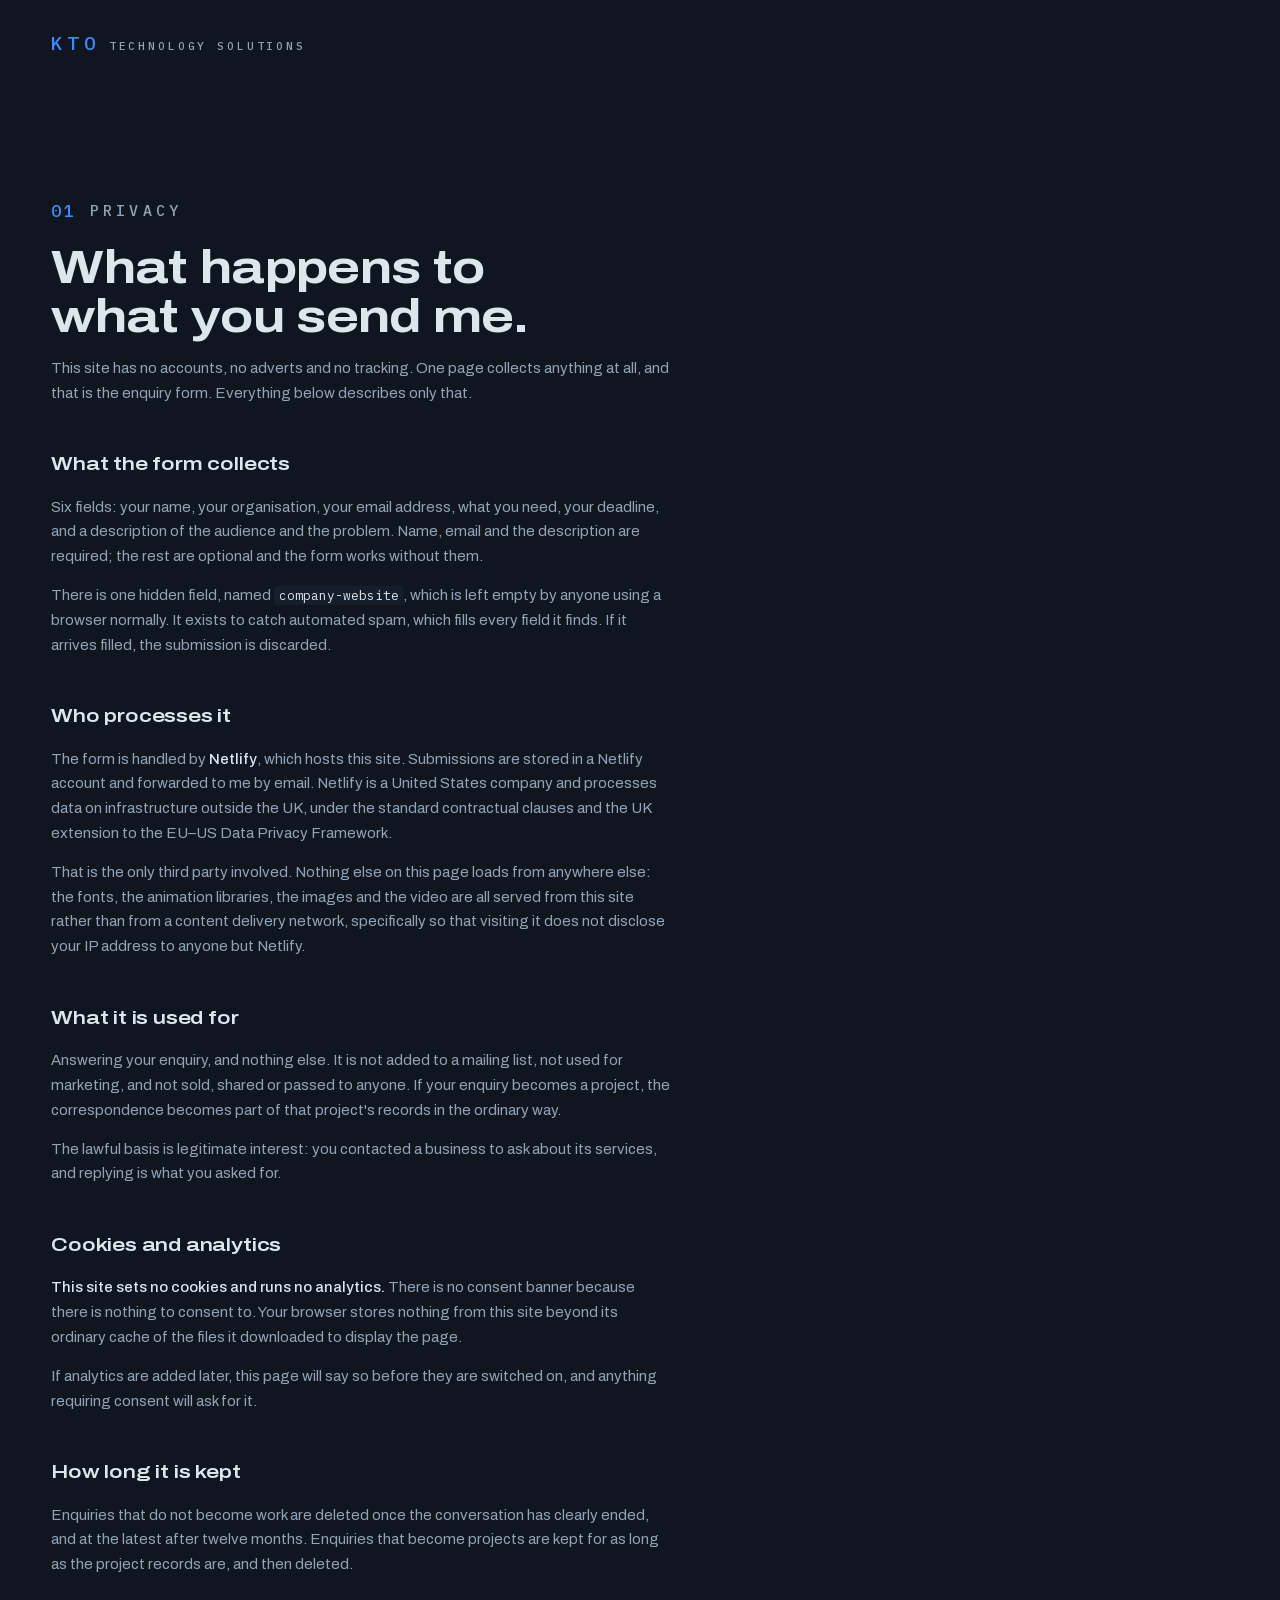
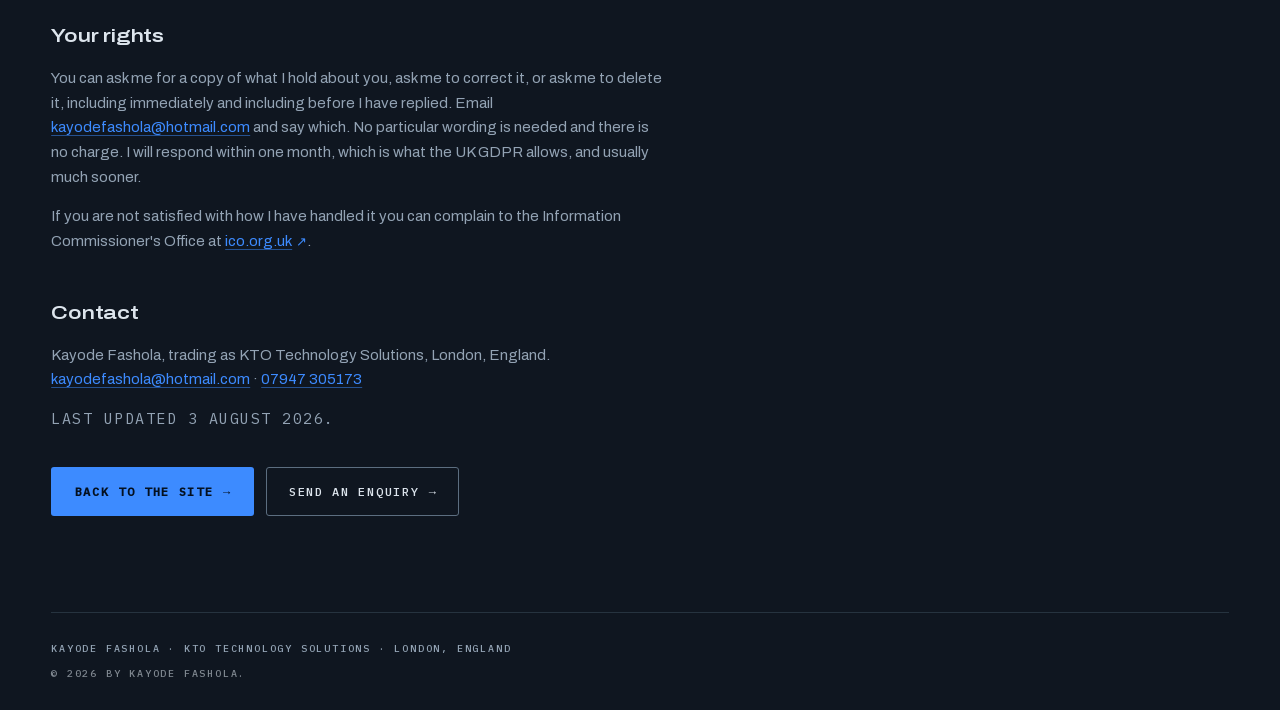
<file: privacy.html>
<!doctype html>
<html lang="en-GB">
<head>
<meta charset="utf-8">
<meta name="viewport" content="width=device-width, initial-scale=1">
<title>Privacy · KTO Technology Solutions</title>
<meta name="description" content="What the KTO Technology Solutions enquiry form collects, who processes it, how long it is kept, and how to have it deleted.">
<meta name="theme-color" content="#0F1620">
<link rel="canonical" href="https://kto-technology-development-solutions.netlify.app/privacy.html">

<!-- Icons. The SVG is the mark itself and scales anywhere; the ICO is the
     fallback for browsers that ignore SVG favicons, and the PNG is what iOS
     uses for a home-screen bookmark. All three are the same three-bar mark,
     generated from one geometry — see tools-icons.py. -->
<link rel="icon" href="data:image/svg+xml,%3Csvg xmlns='http://www.w3.org/2000/svg' viewBox='0 0 32 32'%3E%3Crect width='32' height='32' rx='5' fill='%230F1620'/%3E%3Crect x='7' y='9' width='18' height='3' fill='%233D8BFF'/%3E%3Crect x='7' y='15' width='13' height='3' fill='%2324D267'/%3E%3Crect x='7' y='21' width='8' height='3' fill='%23DDE5ED' opacity='.55'/%3E%3C/svg%3E">
<link rel="alternate icon" href="/favicon.ico" sizes="16x16 32x32 48x48">
<link rel="apple-touch-icon" href="/assets/img/apple-touch-icon.png">
<link rel="manifest" href="/site.webmanifest">
<link rel="preload" href="assets/fonts/archivo-var-latin.woff2" as="font" type="font/woff2" crossorigin>
<link rel="stylesheet" href="assets/css/styles.css">
</head>
<body>

<div class="mini wrap">

  <header class="mini__head">
    <a class="mark" href="/">
      <span class="mark__kto">KTO</span>
      <span class="mark__rest">Technology Solutions</span>
    </a>
  </header>

  <main class="mini__body mini__body--doc">
    <div class="doc">
      <p class="modlabel"><span class="modlabel__n">01</span> Privacy</p>
      <h1 class="h-display h-display--sm">What happens to what you send me.</h1>

      <p class="doc__lead">
        This site has no accounts, no adverts and no tracking. One page collects anything at
        all, and that is the enquiry form. Everything below describes only that.
      </p>

      <h2>What the form collects</h2>
      <p>
        Six fields: your name, your organisation, your email address, what you need, your
        deadline, and a description of the audience and the problem. Name, email and the
        description are required; the rest are optional and the form works without them.
      </p>
      <p>
        There is one hidden field, named <code>company-website</code>, which is left empty by
        anyone using a browser normally. It exists to catch automated spam, which fills every
        field it finds. If it arrives filled, the submission is discarded.
      </p>

      <h2>Who processes it</h2>
      <p>
        The form is handled by <strong>Netlify</strong>, which hosts this site. Submissions are
        stored in a Netlify account and forwarded to me by email. Netlify is a United States
        company and processes data on infrastructure outside the UK, under the standard
        contractual clauses and the UK extension to the EU–US Data Privacy Framework.
      </p>
      <p>
        That is the only third party involved. Nothing else on this page loads from anywhere
        else: the fonts, the animation libraries, the images and the video are all served from
        this site rather than from a content delivery network, specifically so that visiting it
        does not disclose your IP address to anyone but Netlify.
      </p>

      <h2>What it is used for</h2>
      <p>
        Answering your enquiry, and nothing else. It is not added to a mailing list, not used
        for marketing, and not sold, shared or passed to anyone. If your enquiry becomes a
        project, the correspondence becomes part of that project's records in the ordinary way.
      </p>
      <p>
        The lawful basis is legitimate interest: you contacted a business to ask about its
        services, and replying is what you asked for.
      </p>

      <h2>Cookies and analytics</h2>
      <p>
        <strong>This site sets no cookies and runs no analytics.</strong> There is no consent
        banner because there is nothing to consent to. Your browser stores nothing from this
        site beyond its ordinary cache of the files it downloaded to display the page.
      </p>
      <p>
        If analytics are added later, this page will say so before they are switched on, and
        anything requiring consent will ask for it.
      </p>

      <h2>How long it is kept</h2>
      <p>
        Enquiries that do not become work are deleted once the conversation has clearly ended,
        and at the latest after twelve months. Enquiries that become projects are kept for as
        long as the project records are, and then deleted.
      </p>

      <h2>Your rights</h2>
      <p>
        You can ask me for a copy of what I hold about you, ask me to correct it, or ask me to
        delete it, including immediately and including before I have replied. Email
        <a href="mailto:kayodefashola@hotmail.com?subject=Data%20request">kayodefashola@hotmail.com</a>
        and say which. No particular wording is needed and there is no charge. I will respond
        within one month, which is what the UK GDPR allows, and usually much sooner.
      </p>
      <p>
        If you are not satisfied with how I have handled it you can complain to the Information
        Commissioner's Office at
        <a href="https://ico.org.uk/make-a-complaint/" target="_blank" rel="noopener">ico.org.uk<span class="ext" aria-hidden="true"></span><span class="vh"> (opens in a new tab)</span></a>.
      </p>

      <h2>Contact</h2>
      <p>
        Kayode Fashola, trading as KTO Technology Solutions, London, England.<br>
        <a href="mailto:kayodefashola@hotmail.com">kayodefashola@hotmail.com</a> ·
        <a href="tel:+447947305173">07947 305173</a>
      </p>

      <p class="doc__meta">Last updated 3 August 2026.</p>

      <div class="actions">
        <a class="btn btn--solid" href="/">Back to the site</a>
        <a class="btn btn--line" href="/#contact">Send an enquiry</a>
      </div>
    </div>
  </main>

  <footer class="mini__foot">
    Kayode Fashola · KTO Technology Solutions · London, England
    <span class="mini__legal">© 2026 by Kayode Fashola.</span>
  </footer>

</div>

</body>
</html>
</file>
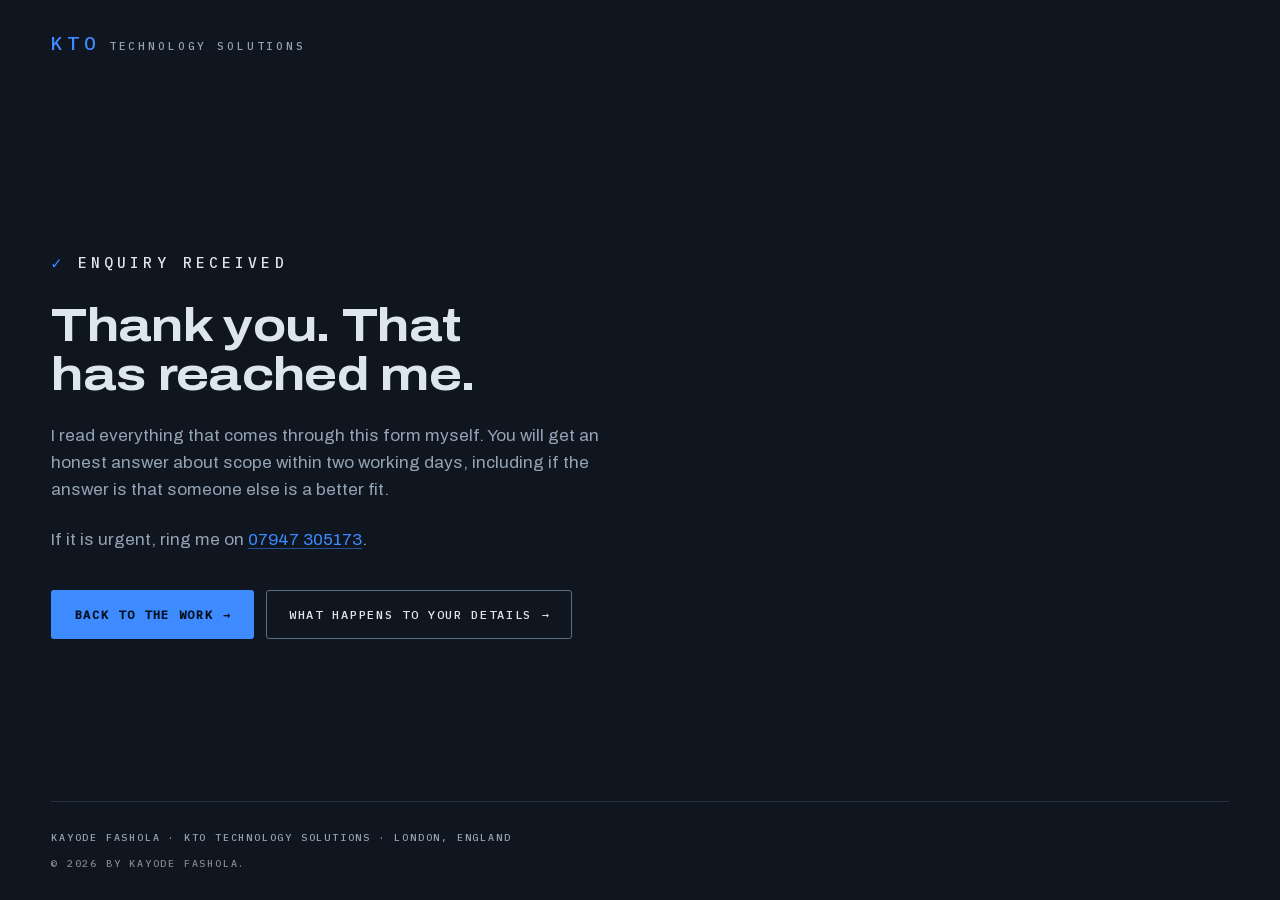
<file: thanks.html>
<!doctype html>
<html lang="en-GB">
<head>
<meta charset="utf-8">
<meta name="viewport" content="width=device-width, initial-scale=1">
<title>Thank you · KTO Technology Solutions</title>
<meta name="description" content="Your enquiry has been received.">
<meta name="theme-color" content="#0F1620">
<!-- A confirmation page has no business in search results. -->
<meta name="robots" content="noindex, follow">

<!-- Icons. The SVG is the mark itself and scales anywhere; the ICO is the
     fallback for browsers that ignore SVG favicons, and the PNG is what iOS
     uses for a home-screen bookmark. All three are the same three-bar mark,
     generated from one geometry — see tools-icons.py. -->
<link rel="icon" href="data:image/svg+xml,%3Csvg xmlns='http://www.w3.org/2000/svg' viewBox='0 0 32 32'%3E%3Crect width='32' height='32' rx='5' fill='%230F1620'/%3E%3Crect x='7' y='9' width='18' height='3' fill='%233D8BFF'/%3E%3Crect x='7' y='15' width='13' height='3' fill='%2324D267'/%3E%3Crect x='7' y='21' width='8' height='3' fill='%23DDE5ED' opacity='.55'/%3E%3C/svg%3E">
<link rel="alternate icon" href="/favicon.ico" sizes="16x16 32x32 48x48">
<link rel="apple-touch-icon" href="/assets/img/apple-touch-icon.png">
<link rel="manifest" href="/site.webmanifest">
<link rel="preload" href="assets/fonts/archivo-var-latin.woff2" as="font" type="font/woff2" crossorigin>
<link rel="stylesheet" href="assets/css/styles.css">
</head>
<body>

<div class="mini wrap">

  <header class="mini__head">
    <a class="mark" href="/">
      <span class="mark__kto">KTO</span>
      <span class="mark__rest">Technology Solutions</span>
    </a>
  </header>

  <main class="mini__body">
    <div class="mini__inner">
      <p class="modlabel"><span class="modlabel__n">✓</span> Enquiry received</p>
      <h1 class="h-display h-display--sm">Thank you. That has reached me.</h1>
      <p class="mini__text">
        I read everything that comes through this form myself. You will get an honest answer
        about scope within two working days, including if the answer is that someone else is
        a better fit.
      </p>
      <p class="mini__text">
        If it is urgent, ring me on <a href="tel:+447947305173">07947 305173</a>.
      </p>
      <div class="actions">
        <a class="btn btn--solid" href="/#work">Back to the work</a>
        <a class="btn btn--line" href="/privacy.html">What happens to your details</a>
      </div>
    </div>
  </main>

  <footer class="mini__foot">
    Kayode Fashola · KTO Technology Solutions · London, England
    <span class="mini__legal">© 2026 by Kayode Fashola.</span>
  </footer>

</div>

</body>
</html>
</file>
<file: assets/css/styles.css>
/* ==========================================================================
   KTO Technology Solutions — instructional design & e-learning development

   Dark slate ground, electric blue for brand and navigation, signal green
   reserved for progress and results. Course screens stay white so the work
   is the brightest thing on the page.
   ========================================================================== */

/* ---------- fonts ------------------------------------------------------
   Self-hosted rather than loaded from Google. Two reasons, both about who
   visits this site: public-sector and enterprise networks (NHS, universities,
   the big four) routinely block third-party CDNs, and a Google Fonts request
   sends the visitor's IP to a third country, which is a live question for the
   very organisations this page is selling to. Latin and Latin Extended only —
   the site is English. Files came from the same Google CSS the page used to
   link; re-fetch them if the family is ever updated.
   ----------------------------------------------------------------------- */
@font-face{
  font-family:'Archivo';
  font-style:normal;
  font-weight:100 900;
  font-stretch:62% 125%;
  font-display:swap;
  src:url(../fonts/archivo-var-latin.woff2) format('woff2');
  unicode-range:U+0000-00FF, U+0131, U+0152-0153, U+02BB-02BC, U+02C6, U+02DA,
    U+02DC, U+0304, U+0308, U+0329, U+2000-206F, U+20AC, U+2122, U+2191, U+2193,
    U+2212, U+2215, U+FEFF, U+FFFD;
}
@font-face{
  font-family:'Archivo';
  font-style:normal;
  font-weight:100 900;
  font-stretch:62% 125%;
  font-display:swap;
  src:url(../fonts/archivo-var-latin-ext.woff2) format('woff2');
  unicode-range:U+0100-02BA, U+02BD-02C5, U+02C7-02CC, U+02CE-02D7, U+02DD-02FF,
    U+0304, U+0308, U+0329, U+1D00-1DBF, U+1E00-1E9F, U+1EF2-1EFF, U+2020,
    U+20A0-20AB, U+20AD-20C0, U+2113, U+2C60-2C7F, U+A720-A7FF;
}
@font-face{
  font-family:'IBM Plex Mono';
  font-style:normal;
  font-weight:400;
  font-display:swap;
  src:url(../fonts/plexmono-400-latin.woff2) format('woff2');
  unicode-range:U+0000-00FF, U+0131, U+0152-0153, U+02BB-02BC, U+02C6, U+02DA,
    U+02DC, U+0304, U+0308, U+0329, U+2000-206F, U+20AC, U+2122, U+2191, U+2193,
    U+2212, U+2215, U+FEFF, U+FFFD;
}
@font-face{
  font-family:'IBM Plex Mono';
  font-style:normal;
  font-weight:400;
  font-display:swap;
  src:url(../fonts/plexmono-400-latin-ext.woff2) format('woff2');
  unicode-range:U+0100-02BA, U+02BD-02C5, U+02C7-02CC, U+02CE-02D7, U+02DD-02FF,
    U+0304, U+0308, U+0329, U+1D00-1DBF, U+1E00-1E9F, U+1EF2-1EFF, U+2020,
    U+20A0-20AB, U+20AD-20C0, U+2113, U+2C60-2C7F, U+A720-A7FF;
}
@font-face{
  font-family:'IBM Plex Mono';
  font-style:normal;
  font-weight:500;
  font-display:swap;
  src:url(../fonts/plexmono-500-latin.woff2) format('woff2');
  unicode-range:U+0000-00FF, U+0131, U+0152-0153, U+02BB-02BC, U+02C6, U+02DA,
    U+02DC, U+0304, U+0308, U+0329, U+2000-206F, U+20AC, U+2122, U+2191, U+2193,
    U+2212, U+2215, U+FEFF, U+FFFD;
}
@font-face{
  font-family:'IBM Plex Mono';
  font-style:normal;
  font-weight:500;
  font-display:swap;
  src:url(../fonts/plexmono-500-latin-ext.woff2) format('woff2');
  unicode-range:U+0100-02BA, U+02BD-02C5, U+02C7-02CC, U+02CE-02D7, U+02DD-02FF,
    U+0304, U+0308, U+0329, U+1D00-1DBF, U+1E00-1E9F, U+1EF2-1EFF, U+2020,
    U+20A0-20AB, U+20AD-20C0, U+2113, U+2C60-2C7F, U+A720-A7FF;
}

/* ---------- tokens ---------- */
:root{
  /* dark ground */
  --ink:      #0F1620;
  --ink-2:    #151F2B;   /* raised cells */
  --ink-3:    #1B2734;   /* hover / inset */
  --line:     #26333F;
  --line-2:   #37444F;
  --text:     #DDE5ED;
  --text-2:   #93A3B4;

  /* accents — blue navigates, green reports progress */
  --blue:     #3D8BFF;
  --blue-2:   #7FB3FF;
  --navy:     #12305F;   /* closing band, echoing the old site's panel */
  --green:    #24D267;
  /* Warning, not error: a failed submission is recoverable — the fallback
     button beside it still sends the enquiry. Amber says "do this instead",
     red would say "you have lost it". */
  --warn:     #FFB454;

  /* light surfaces: the course screens */
  --paper:    #FFFFFF;
  --paper-2:  #F4F6F8;
  --s-ink:    #101820;
  --s-ink-2:  #4A5560;
  --s-line:   #E2E7EC;
  --s-line-2: #CBD3DB;
  --s-blue:   #1D5FD1;
  --s-green:  #0C7A3C;
  --s-green-w:#E4F7EC;
  --s-blue-w: #E8F0FE;

  /* type — one variable family at two widths, plus the mono that carries the
     brand's wide tracking. Width is the premium cue: display runs expanded,
     body runs normal. */
  --f-display: 'Archivo', 'Helvetica Neue', Arial, sans-serif;
  --f-body:    'Archivo', 'Helvetica Neue', Arial, sans-serif;
  --f-mono:    'IBM Plex Mono', ui-monospace, 'SF Mono', Menlo, monospace;
  --wd-display: 118%;
  --wd-body:    100%;
  --hl-pad:     .07em;

  /* rhythm */
  --gutter:      clamp(1.25rem, 4vw, 3.25rem);
  --maxw:        1280px;
  /* Two adjacent sections each contribute this, so the visible gap between
     them is double. At the old 6vw/5.75rem that came to 176px on a 1470px
     screen, which read as a hole rather than as separation. */
  --section-pad: clamp(2.75rem, 4.5vw, 4.5rem);
  --spec-w:      23ch;
  --spread-gap:  clamp(2rem, 4.5vw, 4.5rem);
  --head-h:      4.75rem;

  --ease: cubic-bezier(.22,.61,.36,1);
}

/* ---------- reset ---------- */
*,*::before,*::after{ box-sizing:border-box; }
html{ -webkit-text-size-adjust:100%; }
body,h1,h2,h3,p,ul,ol,dl,dd,figure,blockquote{ margin:0; }
ul,ol{ padding:0; list-style:none; }
img,svg,video{ display:block; max-width:100%; }
button,input{ font:inherit; color:inherit; }
:target{ scroll-margin-top:calc(var(--head-h) + 1.5rem); }

html{ scroll-behavior:smooth; background:var(--ink); }
html.lenis{ scroll-behavior:auto; }
html.lenis, html.lenis body{ height:auto; }
.lenis.lenis-smooth{ scroll-behavior:auto !important; }

body{
  font-family:var(--f-body);
  font-stretch:var(--wd-body);
  font-size:1.0625rem;
  line-height:1.6;
  color:var(--text);
  /* transparent, not --ink: the ambient field sits at z-index -1 inside body
     and a background here would paint over it */
  background:transparent;
  -webkit-font-smoothing:antialiased;
  overflow-x:hidden;
}

/* ---------- G2 · ambient light field ---------- */
.ambient{
  position:fixed; inset:0; z-index:-1;
  pointer-events:none; overflow:hidden;
  contain:strict;
}
.ambient i{
  position:absolute; display:block;
  border-radius:50%;
  filter:blur(70px);
  will-change:transform;
}
.ambient__a{
  width:70vmax; height:70vmax; left:-22vmax; top:-16vmax;
  background:radial-gradient(circle, rgba(61,139,255,.16), rgba(61,139,255,0) 66%);
}
.ambient__b{
  width:62vmax; height:62vmax; right:-20vmax; bottom:-18vmax;
  background:radial-gradient(circle, rgba(36,210,103,.13), rgba(36,210,103,0) 66%);
}

::selection{ background:var(--green); color:var(--ink); }

:focus-visible{
  outline:2px solid var(--blue);
  outline-offset:3px;
  border-radius:2px;
}
.screen :focus-visible{ outline-color:var(--s-blue); }

.skip{
  position:fixed; top:.6rem; left:.6rem; z-index:200;
  transform:translateY(-160%);
  background:var(--green); color:var(--ink);
  padding:.7rem 1.1rem; border-radius:3px;
  font-family:var(--f-mono); font-size:.75rem; font-weight:500;
  letter-spacing:.1em; text-transform:uppercase;
  text-decoration:none;
  transition:transform .2s var(--ease);
}
.skip:focus{ transform:translateY(0); }

/* ---------- layout primitives ---------- */
.wrap{
  width:100%;
  max-width:var(--maxw);
  margin-inline:auto;
  padding-inline:var(--gutter);
}

.section{ padding-block:var(--section-pad); }

/* minmax(0,…) throughout: without it a nowrap label inside a course screen
   sets the column's min-content width and the whole page scrolls sideways. */
.spread{
  display:grid;
  gap:var(--spread-gap);
  grid-template-columns:minmax(0,1fr);
}
.spread__spec,
.spread__body{ min-width:0; }

/* Stacked, the headline leads and the spec follows. Services and Toolkit keep
   their natural order, because their left column is the section heading. */
@media (max-width:61.999rem){
  .spread--hero .spread__body,
  .spread--case .spread__body{ order:1; }
  .spread--hero .spread__spec,
  .spread--case .spread__spec{ order:2; }
}
@media (min-width:62rem){
  .spread{ grid-template-columns:minmax(0,var(--spec-w)) minmax(0,1fr); }
}

/* Expanded display type is a large-screen luxury. On a narrow phone it forces
   the hero's masked lines to wrap, which breaks the per-line reveal, so the
   width axis eases back. */
@media (max-width:30rem){
  :root{ --wd-display:104%; }
}

/* ---------- type roles ---------- */

.modlabel{
  display:flex; align-items:center; gap:.9rem;
  font-family:var(--f-mono); font-weight:500;
  font-size:clamp(.8125rem, 1.15vw, 1rem);
  letter-spacing:.28em; text-transform:uppercase;
  color:var(--text);
  margin-bottom:1.5rem;
}
.modlabel__n{
  font-size:1.15em;
  color:var(--blue);
  letter-spacing:.12em;
}
.modlabel__rule{
  flex:1; height:1px; max-width:5rem;
  background:var(--line-2);
}

.h-display{
  font-family:var(--f-display);
  font-stretch:var(--wd-display);
  font-weight:700;
  font-size:clamp(1.6rem, 4.4vw, 3.75rem);
  line-height:1.06;
  letter-spacing:-.014em;
  text-wrap:balance;
}
.h-display--sm{ font-size:clamp(1.75rem, 3.8vw, 2.9rem); }

.h-section{
  font-family:var(--f-display);
  font-stretch:var(--wd-display);
  font-weight:700;
  font-size:clamp(1.6rem, 2.9vw, 2.45rem);
  line-height:1.08;
  letter-spacing:-.012em;
  text-wrap:balance;
}

.h-sub{
  font-family:var(--f-display);
  font-stretch:var(--wd-display);
  font-weight:700;
  font-size:clamp(1.3rem, 2vw, 1.7rem);
  line-height:1.14;
  letter-spacing:-.01em;
}

.h-case{
  font-family:var(--f-display);
  font-stretch:var(--wd-display);
  font-weight:700;
  font-size:clamp(1.25rem, 2.1vw, 1.85rem);
  line-height:1.14;
  letter-spacing:-.012em;
  max-width:20ch;
  margin-bottom:2rem;
  text-wrap:balance;
}

.lead{
  margin-top:clamp(1.5rem, 2.4vw, 2.25rem);
  font-size:clamp(1.05rem, 1.35vw, 1.24rem);
  line-height:1.55;
  color:var(--text);
  max-width:46ch;
}

/* ---------- header ---------- */
.head{
  position:sticky; top:0; z-index:100;
  background:rgba(15,22,32,.72);
  backdrop-filter:saturate(1.3) blur(14px);
  border-bottom:1px solid transparent;
  transition:border-color .3s var(--ease), background .3s var(--ease);
}
.head.is-stuck{
  border-bottom-color:var(--line);
  background:rgba(15,22,32,.94);
}
.head__inner{
  max-width:var(--maxw);
  margin-inline:auto;
  padding:0 var(--gutter);
  min-height:var(--head-h);
  display:flex; align-items:center; gap:1.5rem;
}

.mark{
  min-width:0;
  display:flex; align-items:baseline; gap:.55rem;
  text-decoration:none; color:inherit;
  margin-right:auto;
}
/* The wordmark carries the brand on its own now: the hero used to repeat it two
   lines below, which meant neither had to be the one that read. Sized up so it
   holds the top-left corner, and clamped so it gives way to the nav on narrow
   screens rather than pushing it. */
.mark__kto{
  font-family:var(--f-mono); font-weight:500;
  font-size:clamp(1.125rem, 1.5vw, 1.375rem); letter-spacing:.22em;
  color:var(--blue);
}
.mark__rest{
  font-family:var(--f-mono); font-weight:500;
  font-size:clamp(.6875rem, .8vw, .8125rem); letter-spacing:.26em;
  text-transform:uppercase;
  color:var(--text-2);
  white-space:nowrap; overflow:hidden; text-overflow:ellipsis;
}
@media (max-width:34rem){ .mark__rest{ display:none; } }

.nav{ display:flex; align-items:center; gap:1.75rem; }
.nav__list{ display:flex; gap:1.5rem; }
.nav__list a{
  font-family:var(--f-mono); font-size:.6875rem; font-weight:500;
  letter-spacing:.16em; text-transform:uppercase;
  color:var(--text-2);
  text-decoration:none;
  padding-block:.4rem;
  position:relative;
}
.nav__list a::after{
  content:""; position:absolute; left:0; right:0; bottom:0;
  height:2px; background:var(--green);
  transform:scaleX(0); transform-origin:left;
  transition:transform .28s var(--ease);
}
.nav__list a:hover{ color:var(--text); }
.nav__list a:hover::after{ transform:scaleX(1); }
.nav__list a.is-current{ color:var(--text); }
.nav__list a.is-current::after{ transform:scaleX(1); }

.navtoggle{
  display:none;
  align-items:center; gap:.55rem;
  background:none; border:1px solid var(--line-2);
  border-radius:3px;
  padding:.5rem .75rem;
  font-family:var(--f-mono); font-size:.6875rem; font-weight:500;
  letter-spacing:.16em; text-transform:uppercase;
  color:var(--text);
  cursor:pointer;
}
.navtoggle__bars{ display:grid; gap:.22rem; width:.9rem; }
.navtoggle__bars i{ height:1.5px; background:currentColor; transition:transform .25s var(--ease); }
.head[data-open="true"] .navtoggle__bars i:first-child{ transform:translateY(2.6px) rotate(45deg); }
.head[data-open="true"] .navtoggle__bars i:last-child{ transform:translateY(-2.6px) rotate(-45deg); }

/* 73rem, not 62rem. Measured: the wordmark (260px), the seven nav items
   (562px), the button (189px) and the gaps need 1167px before anything has to
   give. The old 992rem breakpoint dated from a five-item nav and a smaller
   wordmark; with nine sections and a larger mark it left "AI AGENTS" and
   "DISCUSS A PROJECT" wrapping onto second lines at 1024px.

   Below this the disclosure menu takes over, which is no hardship — its
   targets are 335x52 and it is the better control on a touch screen anyway. */
@media (max-width:72.999rem){
  .navtoggle{ display:inline-flex; }
  .nav{
    position:absolute; left:0; right:0; top:100%;
    flex-direction:column; align-items:stretch; gap:0;
    background:var(--ink-2);
    border-bottom:1px solid var(--line);
    padding:.5rem var(--gutter) 1.25rem;
    display:none;
  }
  .head[data-open="true"] .nav{ display:flex; }
  .nav__list{ flex-direction:column; gap:0; }
  .nav__list a{
    display:block; padding:.95rem 0;
    border-bottom:1px solid var(--line);
    font-size:.8125rem; letter-spacing:.2em;
  }
  .nav__list a::after{ display:none; }
  .nav .btn{ margin-top:1rem; justify-content:center; }
}

/* ---------- module rail (the course menu) ---------- */
.rail{
  position:fixed;
  left:clamp(.75rem, 1.6vw, 1.6rem);
  top:50%; transform:translateY(-50%);
  z-index:90;
  display:none;
  padding-left:.9rem;
}
/* Only once there is real clearance between the rail and the spec column. */
@media (min-width:96rem){ .rail{ display:block; } }
.rail__track{
  position:absolute; left:0; top:.45rem; bottom:.45rem;
  width:1px; background:var(--line-2);
}
.rail__fill{
  position:absolute; inset:0 auto 0 0;
  width:1px; height:100%;
  background:var(--green);
  transform-origin:top;
}
/* The gap sets the rhythm; min-height sets the target. Type this small can
   never reach 24px on its own, and WCAG 2.2 SC 2.5.8 counts the target box,
   not the glyphs — so the links grow to 24px and the gap closes to match,
   leaving the visible spacing almost unchanged. Measured at 14px before. */
.rail__list{ display:grid; gap:.35rem; }
.rail__list a{
  display:flex; align-items:center; gap:.55rem;
  min-height:24px;
  font-family:var(--f-mono);
  font-size:.5625rem; font-weight:500;
  letter-spacing:.2em; text-transform:uppercase;
  /* The quiet resting state is carried by colour alone, NOT by opacity.
     `opacity:.65` here multiplied everything underneath it: the label came out
     at 3.68:1 and the number at 1.43:1, both failing WCAG 1.4.3, and neither
     showed up in a sweep that read computed colours without walking ancestor
     opacity. If this ever gets an opacity again, measure it afterwards. */
  color:var(--text-2); text-decoration:none;   /* 7.04:1 */
  transition:color .25s var(--ease);
}
/* NOT --line-2. That is a divider colour at 1.82:1 — this is the third rule in
   this stylesheet to reach for it as a text colour and fail. 4.74:1 here, still
   clearly quieter than the label beside it. */
.rail__n{ color:#748496; }
.rail__tick{
  width:.6rem; height:1px; background:currentColor;
  transition:width .25s var(--ease);
}
.rail__list a:hover{ color:var(--text); }
.rail__list a.is-current{ color:var(--green); }
.rail__list a.is-current .rail__n{ color:var(--green); }
.rail__list a.is-current .rail__tick{ width:1.15rem; background:var(--green); }

/* ---------- buttons ---------- */
.btn{
  display:inline-flex; align-items:center; gap:.6rem;
  padding:.85rem 1.4rem;
  border-radius:3px;
  border:1px solid transparent;
  font-family:var(--f-mono); font-size:.75rem; font-weight:500;
  letter-spacing:.14em; text-transform:uppercase;
  text-decoration:none;
  cursor:pointer;
  transition:background .22s var(--ease), color .22s var(--ease),
             border-color .22s var(--ease);
}
.btn--sm{ padding:.6rem 1rem; font-size:.6875rem; }
.btn::after{
  content:"→";
  letter-spacing:0;
  transition:transform .22s var(--ease);
}
.btn:hover::after{ transform:translateX(3px); }

.btn--solid{ background:var(--blue); color:#04101F; font-weight:600; }
.btn--solid:hover{ background:var(--blue-2); }

/* --line-2 is a hairline colour for dividers, and at 1.82:1 on the ink it was
   never going to identify a control boundary. WCAG 1.4.11 wants 3:1 for the
   visual information that identifies a component; this measures 3.46:1 and is
   still quiet enough to sit second to the solid button beside it. */
.btn--line{ border-color:#5C6E80; color:var(--text); }
.btn--line:hover{ border-color:var(--text); background:rgba(255,255,255,.06); }

.btn--go{ background:var(--green); color:#04140A; font-weight:600; }
.btn--go:hover{ background:#5CE894; }


.actions{ display:flex; flex-wrap:wrap; gap:.75rem; margin-top:2.25rem; }

/* ---------- spec column (the storyboard grammar) ---------- */
.spec{ display:grid; gap:1.5rem; }
.spec__row{
  display:grid; gap:.45rem;
  padding-top:.9rem;
  border-top:1px solid var(--line);
}
.spec dt{
  font-family:var(--f-mono);
  font-size:.5625rem; font-weight:500;
  letter-spacing:.24em; text-transform:uppercase;
  color:var(--blue);
}
.spec dd{
  margin:0;
  font-size:.9375rem; line-height:1.55;
  color:var(--text-2);
  text-wrap:pretty;
}
/* Links in a spec row — the certification verifiers. There is no global rule
   for `a` in this stylesheet, so anything unstyled falls back to the browser's
   #0000EE on a near-black ground, which is illegible and fails contrast. These
   lift to full --text with a blue underline: colour alone is not a
   distinguishing mark (WCAG 1.4.1), so the rule carries the affordance. */
.spec dd a{
  color:var(--text);
  text-decoration:none;
  border-bottom:1px solid var(--blue);
  transition:color .2s var(--ease), border-color .2s var(--ease);
}
.spec dd a:hover{ color:var(--blue); border-bottom-color:currentColor; }
.certs{ display:grid; gap:.5rem; }

/* Visually hidden, still read aloud. The standard clip-path recipe rather than
   display:none, which would remove the text from the accessibility tree too. */
.vh{
  position:absolute;
  width:1px; height:1px; overflow:hidden;
  clip-path:inset(50%);
  white-space:nowrap;
}
/* A link that opens a new tab should say so before it is clicked. The glyph
   carries that for sighted users and .vh carries it for everyone else, so
   neither group meets the context change as a surprise. */
.ext{
  display:inline-block;
  margin-left:.3em;
  font-size:.85em;
  color:var(--blue);
}
.ext::after{ content:"\2197"; }

/* ---------- hero ---------- */
.section--hero{
  position:relative;
  isolation:isolate;
  padding-top:clamp(3.5rem, 7.5vw, 6.75rem);
  padding-bottom:clamp(3.25rem, 6.5vw, 6rem);
}
.heromedia{
  position:absolute; inset:0; z-index:-1; overflow:hidden;
}
.heromedia img{
  width:100%; height:100%; object-fit:cover; object-position:62% 50%;
  filter:contrast(1.06) saturate(1.05);
  transform-origin:65% 50%;
}
/* The plate is already near-black and already carries the brand blue and
   green, so it needs no greyscale, no duotone wash and no flat darkening —
   only a radial scrim anchored on the copy, which keeps the text side solid
   ink and lets the panels stay fully visible on the right. */
.heromedia::after{
  content:""; position:absolute; inset:0;
  background:
    radial-gradient(118% 100% at 4% 54%, var(--ink) 24%,
                    rgba(15,22,32,.86) 48%, rgba(15,22,32,0) 78%),
    linear-gradient(to bottom, var(--ink) 0%, rgba(15,22,32,0) 18%,
                    rgba(15,22,32,0) 72%, var(--ink) 100%);
}
@media (max-width:61.999rem){
  .heromedia img{ object-position:70% 50%; }
  .heromedia::after{
    background:
      linear-gradient(to bottom, rgba(15,22,32,.93) 0%, rgba(15,22,32,.80) 55%,
                      rgba(15,22,32,.96) 100%);
  }
}

.spread--hero{ align-items:end; }
@media (min-width:62rem){
  .spread--hero .spread__spec{ padding-bottom:.5rem; }
}

/* The mask must clear the descenders, or overflow:hidden crops every 'g'. */
.h-display .line{ display:block; overflow:hidden; padding-bottom:.1em; margin-bottom:-.1em; }
.h-display .line__in{ display:block; }

.hl{ position:relative; display:inline-block; white-space:nowrap; }
.hl__wash{
  position:absolute;
  left:-.07em; right:-.07em; top:.13em; bottom:.15em;
  background:var(--green);
  transform-origin:left;
  z-index:0;
}
/* Two copies of the word: a light one that reads before the green arrives,
   and a knocked-out dark one clipped to exactly the wash's leading edge. */
.hl__text{ position:relative; z-index:1; white-space:nowrap; }
.hl__text--base{ color:var(--text); }
.hl__text--knock{
  position:absolute; left:0; top:0; z-index:2;
  color:#04140A;
  clip-path:inset(0 0% 0 0);
}
.has-motion .hl__text--knock{ clip-path:inset(0 100% 0 0); }

/* ---------- section headers ---------- */
.shead{ margin-bottom:clamp(1.85rem, 3.6vw, 2.85rem); }
.shead--wide{ max-width:46ch; }
/* No cap. Where these notes sit in the narrow spec column the column already
   constrains them; where they sit under a full-width header they are a single
   sentence, and a cap only produced an early wrap with empty space beside it. */
.shead__note{
  margin-top:1rem;
  color:var(--text-2);
  font-size:.9375rem;
  text-wrap:pretty;
}
.spread__spec .shead{ margin-bottom:0; }

/* ---------- work / case studies ---------- */
.case{
  padding-top:clamp(2rem, 3.8vw, 3rem);
  margin-top:clamp(2.25rem, 4.2vw, 3.5rem);
  border-top:1px solid var(--line);
}
.case:first-of-type{ margin-top:0; }

.case__sector{
  font-family:var(--f-mono);
  font-size:.625rem; font-weight:500;
  letter-spacing:.26em; text-transform:uppercase;
  color:var(--text-2);
  margin-bottom:1.35rem;
}
@media (min-width:62rem){
  .spread--case{ align-items:start; }
  .spread--case .spread__spec{ position:sticky; top:calc(var(--head-h) + 2.5rem); }
}

/* ---------- scope strip: real, countable breadth ---------- */
.scope{
  margin-top:1.75rem;
  padding-top:1.25rem;
  border-top:1px solid var(--line);
}
.scope__label{
  font-family:var(--f-mono); font-size:.5625rem; font-weight:500;
  letter-spacing:.24em; text-transform:uppercase;
  color:var(--blue);
  margin-bottom:.9rem;
}
.chips{ display:flex; flex-wrap:wrap; gap:.45rem; }
.chips li{
  font-family:var(--f-mono); font-size:.6875rem;
  letter-spacing:.04em;
  color:var(--text-2);
  padding:.4rem .7rem;
  border:1px solid var(--line);
  border-radius:3px;
  background:var(--ink-2);
}

/* ---------- a real screenshot, framed ----------
   The delivered courses carry their own player chrome, so these are presented
   as plates rather than wrapped in a second, invented one. */
.screen{
  border-radius:6px;
  overflow:hidden;
  background:#0B0F14;
  border:1px solid var(--line);
  box-shadow:0 2px 0 rgba(0,0,0,.35), 0 28px 60px -30px rgba(0,0,0,.85);
}
.screen img{ width:100%; height:auto; }

/* ---------- reel ---------------------------------------------------------
   A real <video> with native controls. No decorative play mark is drawn over
   it: a triangle on a video frame is read as a control by everyone who sees
   it, so either it is the control or it is a trap. The browser's own controls
   are keyboard-operable and localised, which no custom pair of buttons here
   would be for free.

   The `.reel__badge` rule that used to caption the placeholder frame has been
   deleted along with the placeholder. If a second film arrives before it is
   finished, take the badge from the git history rather than from memory.
   ----------------------------------------------------------------------- */
.reel{ margin:clamp(1.75rem, 3vw, 2.5rem) 0 0; }
.reel__frame{ position:relative; }
.reel__frame img,
.reel__frame video{
  display:block; width:100%; height:auto;
  aspect-ratio:16 / 9; object-fit:cover;
}

/* ---------- shot (figure wrapper) ---------- */
.shot{ margin:0; }
/* Captions run the full width of the screen they describe. They are one or
   two sentences, so the longer measure costs nothing, and a cap left them
   wrapping early under a plate three times their width. */
.shot figcaption,
.reel figcaption{
  margin-top:1rem;
  font-size:.8125rem; line-height:1.55;
  color:var(--text-2);
  text-wrap:pretty;
  padding-left:1rem;
  border-left:2px solid var(--blue);
}
/* A screen caption is one or two lines and can run the width of the plate it
   describes. The reel caption is a paragraph, and at 1280px it measured 139
   characters per line — nearly twice a readable measure, on the block selling
   the newest service. Every other prose block on the page is capped at 62ch;
   this brings the last one into line. */
.reel figcaption{ max-width:62ch; }
/* The reel caption is the only one carrying a title as well as a description,
   because it is the only figure on the page whose subject is not obvious from
   the frame beside it. */
.reel figcaption b{
  display:block;
  margin-bottom:.4rem;
  color:var(--text); font-weight:500;
}

/* The transcript sits closed by default. It is a <details>, so it needs no
   JavaScript and its content is in the DOM for search either way. */
.transcript{ margin-top:1rem; padding-left:1rem; }
.transcript summary{
  cursor:pointer;
  /* A standalone control, not a link inside a sentence, so the SC 2.5.8
     inline exception does not cover it and the 9px type never would. */
  display:flex; align-items:center; min-height:24px;
  width:max-content; max-width:100%;
  font-family:var(--f-mono);
  font-size:.5625rem; font-weight:500;
  letter-spacing:.24em; text-transform:uppercase;
  color:var(--blue);
}
.transcript summary:hover{ color:var(--green); }
.transcript p{
  margin:.85rem 0 0;
  font-size:.8125rem; line-height:1.6;
  color:var(--text-2);
  max-width:62ch;
}

/* ---------- outcome figures ---------------------------------------------
   Green, because green reports progress and results everywhere else on this
   page. Same construction as .tenure — display face, tabular numerals so the
   count-up does not jitter, the plus set smaller and baseline-aligned.
   ----------------------------------------------------------------------- */
.figures{
  margin-top:clamp(2rem, 3.5vw, 2.75rem);
  padding-top:clamp(1.5rem, 2.5vw, 2rem);
  border-top:1px solid var(--line);
}
.figures__label{
  font-family:var(--f-mono); font-size:.5625rem; font-weight:500;
  letter-spacing:.24em; text-transform:uppercase;
  color:var(--blue);
  margin-bottom:clamp(1.5rem, 2.5vw, 2rem);
}
.figures__grid{
  display:grid; gap:clamp(1.75rem, 4vw, 3.5rem);
  grid-template-columns:minmax(0,1fr);
}
/* 34rem, not 44rem: this sits inside the case's body column now rather than
   across the full width, so it goes two-up at a narrower page width than the
   raw measurement of the block would suggest. */
@media (min-width:34rem){
  .figures__grid{ grid-template-columns:repeat(2, minmax(0,1fr)); }
}
.figure__v{ display:flex; align-items:baseline; gap:.06rem; }
.figure__n{
  font-family:var(--f-display); font-stretch:var(--wd-display); font-weight:700;
  font-size:clamp(2.6rem, 5.4vw, 4rem);
  line-height:.95; letter-spacing:-.02em;
  color:var(--green);
  font-variant-numeric:tabular-nums;
}
.figure__plus{
  font-family:var(--f-display); font-stretch:var(--wd-display); font-weight:700;
  font-size:clamp(1.4rem, 2.6vw, 2rem);
  color:var(--green);
}
.figure dd{
  margin:.85rem 0 0;
  max-width:34ch;
  font-size:.9375rem; line-height:1.5;
  color:var(--text-2);
  text-wrap:pretty;
}
/* The unquantified half. Set as notes rather than as figures so the eye reads
   them as supporting statements and not as numbers with the number missing. */
.figures__notes{
  display:grid; gap:.9rem;
  margin-top:clamp(2rem, 3.5vw, 2.75rem);
  padding-top:clamp(1.5rem, 2.5vw, 2rem);
  border-top:1px solid var(--line);
}
.figures__notes li{
  position:relative;
  padding-left:1.35rem;
  max-width:62ch;
  font-size:.9375rem; line-height:1.55;
  color:var(--text-2);
  text-wrap:pretty;
}
.figures__notes li::before{
  content:""; position:absolute; left:0; top:.62em;
  width:.6rem; height:2px; background:var(--green);
}

/* ---------- full-bleed statement band ---------- */
.statement{
  position:relative;
  isolation:isolate;
  overflow:hidden;
  padding-block:clamp(3.25rem, 5.5vw, 5rem);
  border-block:1px solid var(--line);
}
.statement__media{ position:absolute; inset:0; z-index:-1; }
.statement__media img{
  width:100%; height:100%; object-fit:cover; object-position:58% 48%;
  filter:contrast(1.06) saturate(1.05);
}
.statement__media::after{
  content:""; position:absolute; inset:0;
  background:
    radial-gradient(98% 130% at 2% 50%, var(--ink) 20%,
                    rgba(15,22,32,.86) 46%, rgba(15,22,32,0) 80%);
}
.statement__q{
  font-family:var(--f-display); font-stretch:var(--wd-display); font-weight:700;
  font-size:clamp(1.35rem, 2.8vw, 2.25rem);
  line-height:1.2; letter-spacing:-.012em;
  max-width:24ch;
  text-wrap:balance;
}
.statement__q em{ font-style:normal; color:var(--green); }
.statement__by{
  margin-top:1.5rem;
  font-family:var(--f-mono); font-size:.625rem; font-weight:500;
  letter-spacing:.26em; text-transform:uppercase;
  color:var(--text-2);
}

/* ---------- services ---------- */
.svc{
  display:grid;
  gap:1px;
  background:var(--line);
  border-block:1px solid var(--line);
}
@media (min-width:40rem){ .svc{ grid-template-columns:1fr 1fr; } }
.svc__item{
  background:var(--ink);
  padding:1.5rem 0 1.6rem;
  padding-right:clamp(0rem,3vw,2rem);
  transition:background .25s var(--ease);
}
@media (min-width:40rem){
  .svc__item{ padding-inline:clamp(1rem,2vw,1.75rem); }
  .svc__item:nth-child(odd){ padding-left:0; }
}
.svc__item h3{
  font-family:var(--f-display); font-stretch:var(--wd-display); font-weight:700;
  font-size:1.0625rem; letter-spacing:-.006em;
  margin-bottom:.5rem;
  position:relative; padding-left:1.1rem;
}
.svc__item h3::before{
  content:""; position:absolute; left:0; top:.55em;
  width:.5rem; height:2px; background:var(--blue);
  transform:scaleX(var(--dash,1)); transform-origin:left;
}
.svc__item p{
  font-size:.9375rem; line-height:1.55;
  color:var(--text-2);
  padding-left:1.1rem;
  /* The card is already half the body column, so it constrains the measure on
     its own. The 44ch cap on top of that wrapped early and was what stranded
     a single word — "in." — on a line of its own. */
  text-wrap:pretty;
}
.svc__item:hover{ background:var(--ink-2); }
.svc__item:hover h3::before{ width:.85rem; background:var(--green); }

/* ---------- tenure meter · one tick per year ----------
   Green because green reports accumulated progress everywhere else on this
   page. Twenty-five ticks for twenty-five years is countable, which is the
   whole reason it is a tick row and not a percentage bar. */
.tenure{
  margin-top:clamp(2.25rem, 4.5vw, 3.25rem);
  padding-top:1.5rem;
  border-top:1px solid var(--line);
}
.tenure__k{
  font-family:var(--f-mono); font-size:.5625rem; font-weight:500;
  letter-spacing:.24em; text-transform:uppercase;
  color:var(--blue);
  margin-bottom:.85rem;
}
.tenure__v{ display:flex; align-items:baseline; gap:.12rem; }
.tenure__n{
  font-family:var(--f-display); font-stretch:var(--wd-display); font-weight:700;
  font-size:clamp(2.4rem, 4.4vw, 3.2rem);
  line-height:.95; letter-spacing:-.02em;
  color:var(--green);
  font-variant-numeric:tabular-nums;
}
.tenure__plus{
  font-family:var(--f-display); font-stretch:var(--wd-display); font-weight:700;
  font-size:clamp(1.3rem, 2.2vw, 1.7rem);
  color:var(--green);
}
.tenure__u{
  margin-left:.5rem;
  font-family:var(--f-mono); font-size:.6875rem; font-weight:500;
  letter-spacing:.24em; text-transform:uppercase;
  color:var(--text-2);
}
.tenure__ticks{
  display:flex; align-items:flex-end; justify-content:space-between;
  width:100%; max-width:22rem;
  height:1.75rem;
  margin:1.15rem 0 1.1rem;
  padding-bottom:3px;
  border-bottom:1px solid var(--line);
}
.tenure__ticks i{
  flex:0 0 2px; height:52%;
  background:var(--green);
  opacity:.7;
  transform-origin:bottom;
}
/* five-year gradations, like a ruler */
.tenure__ticks i:nth-child(5n){ height:100%; opacity:1; }
.tenure__note{
  font-size:.8125rem; line-height:1.5;
  color:var(--text-2);
  max-width:32ch;
}

/* ---------- process ---------- */
.steps{
  position:relative;
  display:grid; gap:1px;
  background:var(--line);
  border:1px solid var(--line);
}
@media (min-width:40rem){ .steps{ grid-template-columns:repeat(2,1fr); } }
@media (min-width:64rem){ .steps{ grid-template-columns:repeat(3,1fr); } }
.steps__track{
  position:absolute; left:0; right:0; top:0; height:3px; z-index:2;
  background:var(--line-2);
}
.steps__draw{
  position:absolute; inset:0 auto 0 0; width:100%;
  background:var(--green);
  transform-origin:left;
}
.steps__item{
  background:var(--ink-2);
  padding:1.75rem clamp(1.1rem,2vw,1.6rem) 1.9rem;
  display:grid; gap:.5rem; align-content:start;
}
.steps__n{
  font-family:var(--f-mono); font-size:.6875rem; font-weight:500;
  letter-spacing:.2em; color:var(--blue);
}
.steps__item h3{
  font-family:var(--f-display); font-stretch:var(--wd-display); font-weight:700;
  font-size:1.0625rem; letter-spacing:.1em; text-transform:uppercase;
}
.steps__item p{ font-size:.9375rem; line-height:1.55; color:var(--text-2); text-wrap:pretty; }

/* Full width, so the box aligns with the six-stage grid directly above it
   instead of stopping two thirds of the way across. Its paragraph then takes
   the same two-column treatment as the About prose, for the same reason. */
.notebox{
  margin-top:clamp(2rem,4vw,3rem);
  background:var(--ink-2);
  border-left:2px solid var(--green);
  padding:clamp(1.4rem,2.6vw,2rem);
}
.notebox__label{
  font-family:var(--f-mono); font-size:.5625rem; font-weight:500;
  letter-spacing:.24em; text-transform:uppercase;
  color:var(--green);
  margin-bottom:.7rem;
}
.notebox p{ color:var(--text-2); text-wrap:pretty; }
/* A grid, not columns:3 — the three parts are separate paragraphs, so nothing
   is split across a gutter and each one stays with its own audience. */
.notebox__cols{ display:grid; gap:1.15rem; }
@media (min-width:62rem){
  .notebox__cols{
    grid-template-columns:repeat(3, minmax(0,1fr));
    gap:clamp(2rem,3.5vw,3.25rem);
  }
}

/* ---------- toolkit ---------- */
.section--toolkit{ padding-block:clamp(2.5rem,4.5vw,3.75rem); }
.tools{ display:grid; gap:1.75rem; }
@media (min-width:34rem){ .tools{ grid-template-columns:repeat(2,1fr); } }
@media (min-width:64rem){ .tools{ grid-template-columns:repeat(4,1fr); } }
.tools__label{
  font-family:var(--f-mono); font-size:.5625rem; font-weight:500;
  letter-spacing:.24em; text-transform:uppercase;
  color:var(--blue);
  padding-bottom:.6rem; margin-bottom:.85rem;
  border-bottom:1px solid var(--line);
}
.tools__group ul{ display:grid; gap:.4rem; }
.tools__group li{ font-size:.9375rem; color:var(--text-2); }

/* ---------- about ------------------------------------------------------
   Two columns above 62rem, with the lead spanning both. The body column here
   is around 900px at 1440, so a single measure either stopped two thirds of
   the way across (the old 62ch cap, which left a dead strip on the right) or
   ran to about 105 characters a line, which looks full and reads badly.
   Two columns use the whole width at about 48 characters a line.

   A grid rather than column-count on purpose: paragraphs stay whole instead
   of breaking mid-sentence across the gutter, and each one keeps its own
   [data-reveal] so the stagger still works.
   ----------------------------------------------------------------------- */
.prose{ display:grid; gap:1.15rem; margin-top:1.75rem; }
/* Capped for the single-column range below 62rem, where the two-column split
   has not yet engaged and the paragraphs ran to 91 characters. */
.prose p{ color:var(--text-2); text-wrap:pretty; max-width:62ch; }
@media (min-width:62rem){
  .prose{ grid-template-columns:1fr 1fr; column-gap:clamp(2rem,3.5vw,3.25rem); }
  /* The lead is three sentences, so at full width it sets as a standfirst
     rather than as a wall. Its word-by-word scroll lighting is unaffected:
     about() in main.js walks text nodes, not layout. */
  .prose__lead{ grid-column:1 / -1; }
}
.prose__lead{
  font-size:clamp(1.0625rem,1.3vw,1.2rem);
  line-height:1.55;
  color:var(--text) !important;
  /* It spans both columns above 62rem, so without a cap it ran to 106
     characters per line at 1280px — the first paragraph a recruiter reads,
     set at the least readable measure on the page. */
  max-width:62ch;
}

/* The name, in the one place a recruiter looks for it. Same tracked-mono
   construction as the header wordmark, one step quieter, because the H2 under
   it has to stay the loudest thing in the section. */
.byline{
  display:flex; flex-wrap:wrap; align-items:center; gap:.4rem .75rem;
  margin-bottom:1.1rem;
  font-family:var(--f-mono); font-weight:500;
  font-size:.6875rem; letter-spacing:.2em; text-transform:uppercase;
  color:var(--text-2);
}
.byline b{ color:var(--text); font-weight:500; letter-spacing:.2em; }

.portrait{ margin:0 0 1.75rem; max-width:13rem; }
.portrait img{
  width:100%; height:auto;
  border-radius:3px;
  border:1px solid var(--line);
  filter:grayscale(1) contrast(1.05);
}

/* ---------- testimonials ------------------------------------------------
   Used by the section staged in index.html. Quotes carry more weight than
   anything else on a portfolio, so they are set as real display type rather
   than as small print in a card.
   ----------------------------------------------------------------------- */
.quotes{
  display:grid;
  gap:clamp(1.75rem, 3.5vw, 2.75rem);
  margin-top:clamp(1.5rem, 3vw, 2.25rem);
}
@media (min-width:52rem){ .quotes{ grid-template-columns:1fr 1fr; } }

.quote{
  margin:0;
  padding:clamp(1.5rem, 2.5vw, 2rem);
  background:var(--ink-2);
  border:1px solid var(--line);
  border-left:2px solid var(--green);
  border-radius:3px;
}
.quote blockquote{
  margin:0;
  font-size:clamp(1rem, 1.25vw, 1.15rem);
  line-height:1.5;
  color:var(--text);
  /* The quote grid is single-column below 52rem, where a full-width card put
     these at 83 characters per line. Above it they sit at 40-63 and the cap
     never applies. */
  max-width:58ch;
}
.quote blockquote p{ margin:0; }
.quote blockquote p + p{ margin-top:.85rem; }
.quote figcaption{
  margin-top:1.35rem;
  padding-top:1.1rem;
  border-top:1px solid var(--line);
  font-family:var(--f-mono);
  font-size:.6875rem; line-height:1.7;
  letter-spacing:.1em;
  color:var(--text-2);
}
.quote figcaption b{
  display:block;
  color:var(--text); font-weight:500;
  letter-spacing:.16em; text-transform:uppercase;
}

/* ---------- closing band: CTA + footer ---------- */
.band{ background:var(--navy); color:#fff; position:relative; isolation:isolate; }
/* C1 · the navy is revealed from the bottom up as an ink curtain retreats */
.band__curtain{
  position:absolute; inset:0; z-index:0;
  background:var(--ink);
  transform:scaleY(0); transform-origin:top;
  pointer-events:none;
}
.band > .wrap{ position:relative; z-index:1; }
/* The vertical padding belongs to the grid, not to the pitch column: put it on
   .cta alone and the form starts flush against the top edge of the band while
   the copy beside it sits properly inset. */
.cta{ max-width:62ch; }
.cta__text{
  margin-top:1.5rem;
  font-size:clamp(1.0625rem,1.35vw,1.24rem);
  line-height:1.55;
  color:rgba(255,255,255,.82);
}
.contactlines{
  display:flex; flex-wrap:wrap; gap:.6rem 2rem;
  margin-top:2rem;
  font-family:var(--f-mono); font-size:.75rem; font-weight:500;
  letter-spacing:.1em;
}
.contactlines a{ color:#fff; text-decoration:none; border-bottom:1px solid rgba(255,255,255,.4); }
.contactlines a:hover{ border-bottom-color:var(--green); color:var(--green); }
.cta__note{
  margin-top:2.25rem;
  font-family:var(--f-mono);
  font-size:.75rem; line-height:1.7;
  letter-spacing:.03em;
  color:rgba(255,255,255,.8);
  max-width:54ch;
}

/* ---------- enquiry form -------------------------------------------------
   The pitch and the form sit side by side on wide screens: the argument on
   the left, the thing you do about it on the right. Below 62rem the form
   follows the pitch, because the reason to write comes before the writing.

   Colours are the band's own: white on navy rather than the page's dark
   tokens, so the fields belong to the panel they sit in.
   ----------------------------------------------------------------------- */
.ctagrid{
  display:grid;
  gap:clamp(2.5rem, 5vw, 4rem);
  padding-block:clamp(3rem, 5vw, 4.75rem);
}
@media (min-width:62rem){
  .ctagrid{ grid-template-columns:minmax(0,1fr) minmax(0,1fr); align-items:start; }
}

.form{ display:grid; gap:1.15rem; }
.form__head{
  font-family:var(--f-mono); font-weight:500;
  font-size:.6875rem; letter-spacing:.24em; text-transform:uppercase;
  color:var(--green);
}
.field{ display:grid; gap:.45rem; }
.field label{
  font-family:var(--f-mono); font-weight:500;
  font-size:.6875rem; letter-spacing:.14em; text-transform:uppercase;
  color:rgba(255,255,255,.9);
}
.field__hint{
  font-family:var(--f-mono);
  font-size:.6875rem; line-height:1.6; letter-spacing:.02em;
  color:rgba(255,255,255,.72);
}
.field input,
.field select,
.field textarea{
  width:100%;
  padding:.7rem .8rem;
  font-family:var(--f-body);
  font-size:1rem; line-height:1.45;
  color:#fff;
  background:rgba(255,255,255,.07);
  /* .42 rather than something quieter: the border IS the control's boundary,
     so WCAG 1.4.11 wants 3:1 against the navy behind it. .34 measured 2.82:1
     and failed; this is 3.57:1. */
  border:1px solid rgba(255,255,255,.42);
  border-radius:3px;
  transition:border-color .18s var(--ease), background-color .18s var(--ease);
}
.field textarea{ resize:vertical; min-height:8rem; }
/* Browsers' default placeholder grey is far too quiet on this navy. Every
   field has a real label above it, so the placeholder is only ever an
   example — but it still has to be legible. 5.2:1 here. */
.field ::placeholder{ color:rgba(255,255,255,.62); opacity:1; }
.field input:hover,
.field select:hover,
.field textarea:hover{ border-color:rgba(255,255,255,.55); }
.field input:focus,
.field select:focus,
.field textarea:focus{
  background:rgba(255,255,255,.12);
  border-color:var(--green);
}
/* The global focus ring is a blue that all but disappears on navy. */
.band :focus-visible{ outline-color:var(--green); }

/* Native selects render their options in the system palette, so the closed
   control is the only part worth styling. Dark text is set explicitly for the
   options because some browsers inherit white and lose them on white. */
.field select option{ color:var(--s-ink); background:#fff; }

/* The honeypot: a real field, hidden from people, irresistible to bots.
   Not display:none — some bots skip those. */
.form__trap{
  position:absolute;
  width:1px; height:1px; overflow:hidden;
  clip-path:inset(50%);
  white-space:nowrap;
}
/* Deliberately NOT .btn--go. That class carries the C5 progress-bar reveal
   (`clip-path:inset(0 100% 0 0)`), which is driven by a ScrollTrigger that
   only ever finds the first .btn--go in the band — a second one would sit
   clipped to nothing and the send button would be invisible. */
.btn--send{
  background:var(--green); color:#04140A; font-weight:600;
  border-color:transparent;
  justify-self:start; margin-top:.35rem;
}
.btn--send:hover{ background:#5CE894; }
.form__note{
  font-family:var(--f-mono);
  font-size:.6875rem; line-height:1.7; letter-spacing:.02em;
  color:rgba(255,255,255,.72);
}
/* White rather than the band's green focus colour: this is running prose, and
   at 9.5:1 on the navy it is legible without competing with the send button
   directly above it. */
.form__note a{
  color:#fff;
  text-decoration-color:rgba(255,255,255,.5);
  text-underline-offset:.18em;
}
.form__note a:hover{ text-decoration-color:currentColor; }

/* Empty until the form is submitted, so it must take no space until it has
   something to say — an empty box above the privacy note reads as a rendering
   fault. `:not(:empty)` is what keeps it out of the layout. */
.form__status:not(:empty){
  margin-bottom:1.25rem;
  padding:.85rem 1rem;
  border-left:2px solid var(--green);
  background:rgba(255,255,255,.06);
  font-size:.875rem; line-height:1.55;
  color:#fff;
  text-wrap:pretty;
}
/* Green reports progress everywhere else on this page, so a failure cannot
   also be green. Amber rather than red: the enquiry is not lost, there is an
   email address in the message. */
.form__status[data-state="error"]{ border-left-color:var(--warn); }
.form__status[data-state="busy"]{ border-left-color:var(--blue); }
/* The failure state is a route, not a notice: it carries a button that opens
   a pre-filled email. Spacing here is what stops it reading as body copy. */
.form__statusline{ margin:0 0 1rem; }
.form__status .btn{ margin:0; }

/* The footer sits outside the contact band in the markup, so that it is a real
   contentinfo landmark. It therefore has to carry the navy itself rather than
   inherit it, and it needs its own focus colour for the same reason. */
.foot{
  background:var(--navy); color:#fff;
  border-top:1px solid rgba(255,255,255,.18);
}
.foot :focus-visible{ outline-color:var(--green); }
.foot__inner{
  padding-block:1.75rem;
  display:flex; flex-wrap:wrap; gap:1rem 2rem; align-items:center;
  font-family:var(--f-mono);
  font-size:.625rem; font-weight:500;
  letter-spacing:.18em; text-transform:uppercase;
  color:rgba(255,255,255,.78);
}
/* 1.5rem, not 1.25rem: WCAG 2.2 SC 2.5.8 wants a 24px target, and where the
   target itself is smaller it wants 24px of clear offset to the next one. The
   padding below buys the height, this gap buys the horizontal offset. At
   1.25rem the gap measured 20px and the criterion failed. */
.foot__links{ display:flex; flex-wrap:wrap; gap:1.5rem; margin-left:auto; }
.foot__links a{
  color:rgba(255,255,255,.88); text-decoration:none;
  display:inline-flex; align-items:center; min-height:24px;
}
.foot__links a:hover{ color:var(--green); }
.foot__name{ color:rgba(255,255,255,.88); }
/* A second row rather than a fourth item in the flex line above: the name, the
   links and the standard already fill that row, and a copyright notice is the
   quietest thing in a footer, not something to compete for space in it. */
.foot__legal{
  padding-block:1.25rem;
  border-top:1px solid rgba(255,255,255,.12);
  font-family:var(--f-mono);
  font-size:.625rem; letter-spacing:.18em; text-transform:uppercase;
  color:rgba(255,255,255,.55);
}

/* ==========================================================================
   MOTION SCAFFOLDING
   Components that exist only to be animated, plus the resting states the
   choreography animates away from. Everything here is inert without JS.
   ========================================================================== */

/* ---------- G3 · scroll progress in the header ---------- */
.headprog{
  position:absolute; left:0; right:0; bottom:-1px; height:2px;
  overflow:hidden; pointer-events:none;
}
.headprog i{
  display:block; height:100%; width:100%;
  background:linear-gradient(90deg, var(--blue), var(--green));
  transform:scaleX(0); transform-origin:left;
}

/* ---------- hero scroll cue ---------- */
.scrollcue{
  display:flex; align-items:center; gap:.85rem;
  margin-top:clamp(3rem, 7vw, 5.5rem);
  font-family:var(--f-mono); font-size:.5625rem; font-weight:500;
  letter-spacing:.28em; text-transform:uppercase;
  color:var(--text-2);
}
.scrollcue__line{
  position:relative; display:block;
  width:4rem; height:1px; background:var(--line-2); overflow:hidden;
}
.scrollcue__line i{
  position:absolute; inset:0 auto 0 0; width:1.1rem;
  background:var(--green);
}
@media (max-width:61.999rem){ .scrollcue{ display:none; } }

/* ---------- gallery ----------------------------------------------------
   One carousel per module. Native scroll-snap does the moving, so without
   JavaScript the viewport is still a usable horizontal scroller; the control
   bar only appears once JS confirms it can drive it. */
.gallery{ position:relative; }
.gallery__viewport{
  overflow-x:auto; overflow-y:hidden;
  scroll-snap-type:x mandatory;
  scroll-behavior:smooth;
  border-radius:6px;
}
.has-js .gallery__viewport{ scrollbar-width:none; }
.has-js .gallery__viewport::-webkit-scrollbar{ display:none; }
@media (prefers-reduced-motion:reduce){
  .gallery__viewport{ scroll-behavior:auto; }
}
.gallery__track{ display:flex; gap:1rem; }
.gallery__slide{ flex:0 0 100%; min-width:0; scroll-snap-align:start; }

.gallery__bar{
  display:none;
  align-items:center; gap:.85rem;
  margin-top:1.35rem;
}
.has-js .gallery__bar{ display:flex; }

.gallery__nav{
  display:inline-flex; align-items:center; justify-content:center;
  width:2.25rem; height:2.25rem;
  background:none; border:1px solid var(--line-2); border-radius:3px;
  color:var(--text); cursor:pointer; font-size:.875rem;
  transition:border-color .22s var(--ease), color .22s var(--ease),
             background .22s var(--ease);
}
.gallery__nav:hover:not(:disabled){
  border-color:var(--green); color:var(--green); background:rgba(36,210,103,.07);
}
.gallery__nav:disabled{ opacity:.28; cursor:default; }

.gallery__dots{ display:flex; gap:.35rem; }
/* 28x24 hit area around a 2px bar, so the target still meets WCAG 2.2 */
.gallery__dot{
  display:flex; align-items:center;
  width:1.75rem; height:1.5rem; padding:0;
  background:none; border:0; cursor:pointer;
}
.gallery__dot::before{
  content:""; display:block; width:100%; height:2px;
  background:var(--line-2);
  transition:background .25s var(--ease);
}
.gallery__dot:hover::before{ background:var(--text-2); }
.gallery__dot[aria-current="true"]::before{ background:var(--green); }

.gallery__count{
  margin-left:auto;
  font-family:var(--f-mono); font-size:.625rem; font-weight:500;
  letter-spacing:.2em; color:var(--text-2);
}

/* The scope strip lives outside the pinned region, so it needs the body
   column's left offset put back. */
@media (min-width:62rem){
  .scope--offset{ margin-left:calc(var(--spec-w) + var(--spread-gap)); }
}

/* ---------- W4 · the spec row being read ---------- */
.spec__row{ position:relative; transition:opacity .4s var(--ease); }
.spec__row dt{ transition:color .35s var(--ease); }

/* ---------- V3 · pointer-follow light in the services grid ---------- */
.svc{ position:relative; isolation:isolate; }
.svc__glow{
  position:absolute; width:26rem; height:26rem; border-radius:50%;
  left:0; top:0; margin:-13rem 0 0 -13rem;
  background:radial-gradient(circle, rgba(61,139,255,.16), rgba(61,139,255,0) 62%);
  opacity:0; pointer-events:none; z-index:-1;
  transition:opacity .35s var(--ease);
}
@media (hover:hover) and (pointer:fine){
  .svc:hover .svc__glow{ opacity:1; }
}

/* ---------- P1 · a process module completing ---------- */
.steps__item{ transition:background .45s var(--ease); }
.steps__item.is-complete{ background:var(--ink-3); }
.steps__item.is-complete .steps__n{ color:var(--green); }
.steps__item::after{
  content:""; position:absolute; left:0; right:0; top:0; height:1px;
  background:var(--green); opacity:0;
  transition:opacity .5s var(--ease);
}
.steps__item{ position:relative; }
.steps__item.is-complete::after{ opacity:.55; }

/* ---------- T2 · toolkit focus ---------- */
@media (hover:hover) and (pointer:fine){
  .tools:hover .tools__group{ opacity:.5; transition:opacity .3s var(--ease); }
  .tools:hover .tools__group:hover{ opacity:1; }
}

/* ---------- A1 · scrubbed word reveal ---------- */
.w{ color:var(--text-2); transition:color .18s linear; }
.w.is-lit{ color:var(--text); }

/* ---------- C5 · the CTA completing like a progress bar ---------- */
.has-motion .cta .btn--go{ clip-path:inset(0 100% 0 0); }

/* ---------- motion: only when JS confirms it is wanted ---------- */
/* settle — the default for copy */
.has-motion [data-reveal]{ opacity:0; transform:translateY(14px); }

/* mask-rise — headlines */
.has-motion .h-display .line__in{ transform:translateY(105%); }

/* screen-on — course screens wipe up from the bottom edge like a display
   powering on, so they read as screens rather than as cards fading in */
.has-motion .gallery[data-reveal],
.has-motion .reel[data-reveal]{
  opacity:1;
  transform:translateY(20px);
  clip-path:inset(0 0 100% 0);
}

/* wipe — section headings (G8). These carry data-reveal like everything else,
   so the opacity above still applies; the clip is what makes them arrive as a
   heading rather than as another paragraph. */
.has-motion .h-section[data-reveal],
.has-motion .h-sub[data-reveal]{ clip-path:inset(0 0 100% 0); }

/* draw — rules, bars and dashes */
.has-motion .hl__wash{ transform:scaleX(0); }
.has-motion .rail__fill{ transform:scaleY(0); }
.has-motion .steps__draw{ transform:scaleX(0); }
.has-motion .modlabel__rule{ transform:scaleX(0); transform-origin:left; }
.has-motion .svc__item h3{ --dash:0; }
.has-motion .tenure__ticks i{ transform:scaleY(0); }
.has-motion .notebox{ clip-path:inset(0 0 100% 0); }
.has-motion .scrollcue{ opacity:0; }
.has-motion .band__curtain{ transform:scaleY(1); }

/* Belt and braces: JS already refuses to add .has-motion when motion is
   reduced, but the setting can change after the page has loaded. */
@media (prefers-reduced-motion:reduce){
  html{ scroll-behavior:auto; }
  *,*::before,*::after{
    animation-duration:.01ms !important;
    transition-duration:.01ms !important;
  }
  .has-motion [data-reveal],
  .has-motion .h-display .line__in{ opacity:1; transform:none; }
  .has-motion .h-section[data-reveal],
  .has-motion .h-sub[data-reveal]{ clip-path:none; }
  .has-motion .hl__wash,
  .has-motion .steps__draw{ transform:scaleX(1); }
  .has-motion .rail__fill{ transform:scaleY(1); }
  /* Without this the ink curtain stays down over the whole contact band —
     email, phone and CTA included — for anyone who turns reduce-motion on
     after the page has loaded. */
  .has-motion .band__curtain{ transform:scaleY(0); }
}

/* ==========================================================================
   SMALL PAGES — thanks.html and 404.html
   Neither loads main.js, so nothing here may depend on .has-motion; both
   render complete and static by construction.
   ========================================================================== */
.mini{
  min-height:100svh;
  display:flex; flex-direction:column;
}
.mini__head{ padding-block:1.75rem; }
.mini__body{
  flex:1;
  display:flex; align-items:center;
  padding-block:clamp(3rem,8vw,6rem);
}
.mini__inner{ max-width:56ch; }
.mini__text{
  margin-top:1.5rem;
  font-size:clamp(1.0625rem,1.35vw,1.24rem);
  line-height:1.55;
  color:var(--text-2);
}
/* index.html has no bare links — every one of them sits inside a styled
   component — so the stylesheet never needed a global anchor rule. These pages
   do have one, in running prose, and without this it falls back to the browser
   default #0000EE: 1.93:1 on this ground, and effectively invisible. */
.mini__text a{
  color:var(--blue);            /* 5.48:1 */
  text-decoration-color:rgba(61,139,255,.5);
  text-underline-offset:.18em;
}
.mini__text a:hover{ color:var(--blue-2); text-decoration-color:currentColor; }
/* ---------- privacy.html ------------------------------------------------
   A document rather than a single statement, so it needs a measure, headings
   and running links — none of which the two other small pages required. It
   still uses the .mini shell for the header, footer and full-height frame.
   ----------------------------------------------------------------------- */
.mini__body--doc{ align-items:flex-start; }
.doc{ max-width:62ch; }
.doc .modlabel{ margin-bottom:1.1rem; }
.doc__lead{
  margin-top:1.5rem;
  font-size:clamp(1.0625rem,1.35vw,1.24rem);
  line-height:1.55;
  color:var(--text);
}
.doc h2{
  margin-top:2.75rem; margin-bottom:.65rem;
  font-family:var(--f-display);
  font-stretch:var(--wd-display);
  font-size:clamp(1.05rem,1.5vw,1.3rem);
  font-weight:600;
  letter-spacing:-.01em;
  color:var(--text);
}
.doc p{
  margin-top:.9rem;
  font-size:.9375rem; line-height:1.65;
  color:var(--text-2);
  text-wrap:pretty;
}
.doc strong{ color:var(--text); font-weight:500; }
.doc code{
  font-family:var(--f-mono); font-size:.85em;
  padding:.1em .35em; border-radius:2px;
  background:var(--ink-2); color:var(--text);
}
/* Same reasoning as .mini__text a — this stylesheet has no global anchor rule,
   and these are the first links this site sets in running prose.

   Scoped to `p`, NOT to `.doc a`. `.doc a` has specificity (0,1,1) and beats
   `.btn--solid` at (0,1,0), so it repainted the button label blue on a blue
   background — 1:1, completely invisible. Any rule broad enough to catch
   prose links here is broad enough to catch the buttons underneath them. */
.doc p a{
  color:var(--blue);            /* 5.48:1 on the ink */
  text-decoration-color:rgba(61,139,255,.5);
  text-underline-offset:.18em;
}
.doc p a:hover{ color:var(--blue-2); text-decoration-color:currentColor; }
.doc__meta{
  margin-top:2.5rem;
  font-family:var(--f-mono); font-size:.6875rem;
  letter-spacing:.1em; text-transform:uppercase;
  /* NOT --line-2. That is a hairline colour for dividers and measures 1.82:1
     on the ink — a 1.4.3 failure the moment it carries text. 5.06:1 here, the
     same weight as .mini__legal. */
  color:rgba(221,229,237,.55);
}
.doc .actions{ margin-top:2.25rem; }

.mini__foot{
  padding-block:1.75rem;
  border-top:1px solid var(--line);
  font-family:var(--f-mono);
  font-size:.625rem; font-weight:500;
  letter-spacing:.18em; text-transform:uppercase;
  color:var(--text-2);
}
/* Its own line on the small pages too, so the copyright reads the same way on
   all three rather than running into the address on two of them.

   NOT --line-2. That is a border colour, and at #37444F on the ink ground it
   measures 1.82:1 — a WCAG 1.4.3 failure the moment it is used for text. This
   value measures 5.06:1, which is deliberately the same perceived weight as
   .foot__legal on the navy (5.03:1), so the line reads identically on all
   three pages. */
.mini__legal{
  display:block; margin-top:.6rem;
  color:rgba(221,229,237,.55);
}

/* ---------- print ---------- */
@media print{
  .head,.rail,.band .actions,.heromedia,.statement__media{ display:none; }
  body{ background:#fff; color:#000; }
  .screen{ box-shadow:none; }
}
</file>
